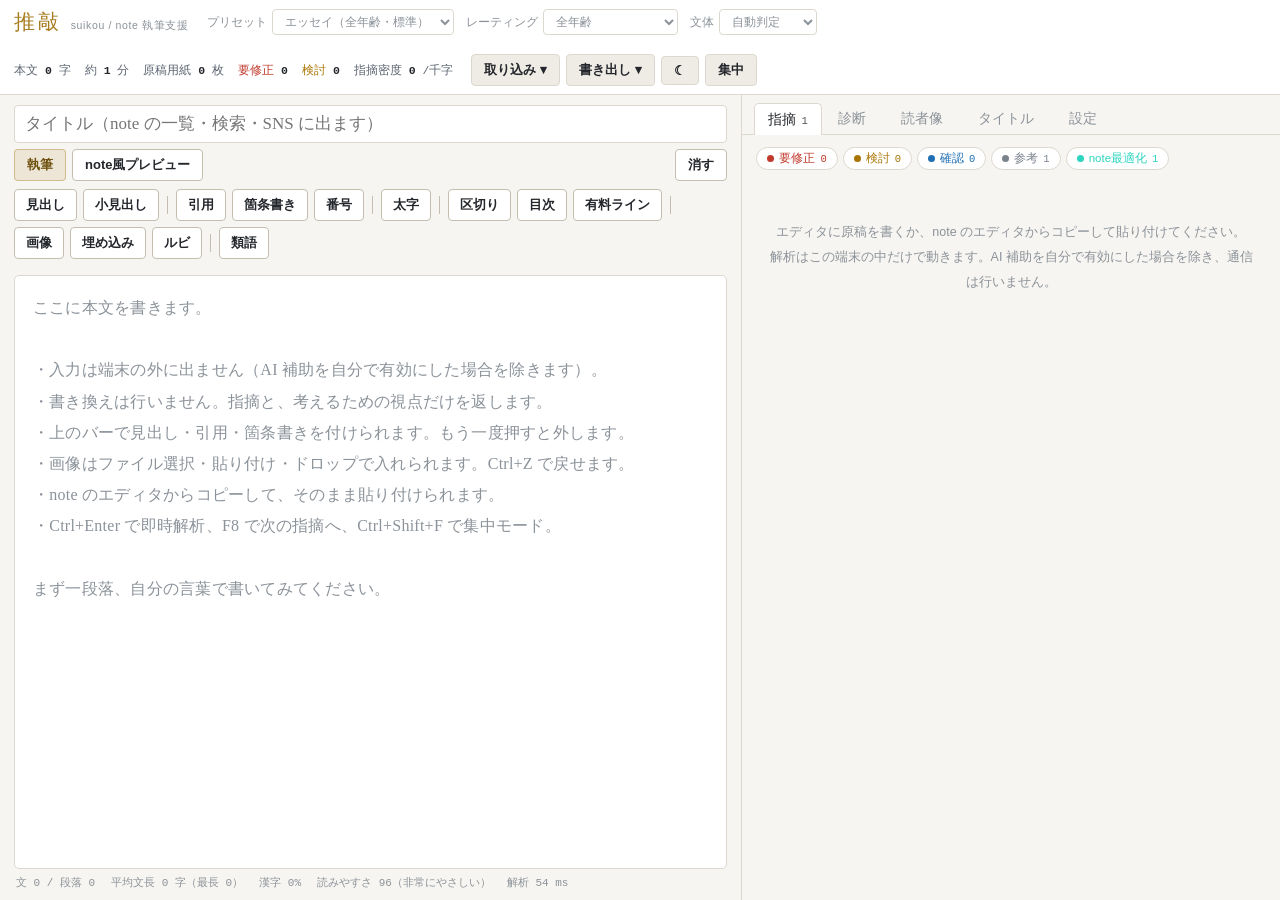
<file: index.html>
<!DOCTYPE html>
<html lang="ja" data-theme="light">
<head>
<meta charset="utf-8">
<meta name="viewport" content="width=device-width, initial-scale=1, viewport-fit=cover">
<title>推敲 — note 執筆支援ツール</title>
<link rel="stylesheet" href="styles.css">
</head>
<body>
<div id="app">

  <header class="topbar">
    <div class="brand">
      <span class="logo">推敲</span>
      <span class="sub">suikou / note 執筆支援</span>
    </div>
    <button type="button" id="btn-more" class="more-btn">メニュー</button>

    <div class="controls">
      <label>プリセット <select id="preset"></select></label>
      <label>レーティング <select id="rating"></select></label>
      <label>文体 <select id="style"></select></label>
    </div>

    <div class="spacer"></div>
    <div class="counters" id="counters"></div>

    <div class="actions">
      <div class="menu-wrap">
        <button id="btn-import" title="ファイルや note からの取り込み">取り込み ▾</button>
        <div class="menu" id="menu-import" hidden>
          <div class="grp">note の記事1本から</div>
          <button data-act="paste-note">クリップボードから取り込む<small>note のエディタで Ctrl+A → Ctrl+C してから押します</small></button>
          <button data-act="file-page">保存した note のページを開く<small>.html　共有用リンクのプレビューを Ctrl+S で保存したもの</small></button>
          <div class="sep"></div>
          <div class="grp">ファイルから</div>
          <button data-act="file-text">テキスト / Markdown を開く<small>.txt .md</small></button>
          <button data-act="file-note">note のエクスポートを開く<small>.xml（WXR）または MT形式の .txt　※全記事の一括書き出し</small></button>
          <div class="sep"></div>
          <button data-act="paste-help">note との受け渡しについて</button>
        </div>
      </div>
      <div class="menu-wrap">
        <button id="btn-export" title="note へ渡す / 書き出す">書き出し ▾</button>
        <div class="menu" id="menu-export" hidden>
          <div class="grp">note のエディタへ貼る</div>
          <button data-act="copy-html">note用HTMLをコピー<small>見出し・引用・箇条書き・太字が生きたまま貼れます</small></button>
          <button data-act="copy-plain">文字だけコピー<small>記法の記号を外した素の本文</small></button>
          <div class="sep"></div>
          <div class="grp">note のインポート機能へ</div>
          <button data-act="save-wxr">WXR形式で保存（.xml）<small>note の設定 &gt; インポート に読ませます。下書きとして入ります</small></button>
          <button data-act="save-mt">MT形式で保存（.txt）<small>WXR で通らないときの代替</small></button>
          <div class="sep"></div>
          <div class="grp">手元に残す</div>
          <button data-act="save-md">推敲記法で保存（.md）</button>
          <button data-act="save-report">推敲レポートを保存（.md）</button>
        </div>
      </div>
      <button id="btn-theme" title="明るいテーマ / 暗いテーマ">◐</button>
      <button id="btn-focus" title="Ctrl+Shift+F">集中</button>
    </div>
  </header>

  <nav id="mobile-nav" class="mobile-nav" aria-label="執筆と指摘の切り替え">
    <button type="button" data-pane="write">執筆</button>
    <button type="button" data-pane="review">指摘 <span id="mobile-issue-count" class="count"></span></button>
  </nav>

  <main>
    <section class="editor-pane">
      <div class="meta-fields">
        <input id="title" type="text" spellcheck="false"
               placeholder="タイトル（note の一覧・検索・SNS に出ます）">
        <input id="hashtags" type="hidden" value="">
        <div class="view-switch" id="view-switch">
          <button data-view="write" class="active">執筆</button>
          <button data-view="preview">note風プレビュー</button>
          <button id="btn-clear" class="danger" style="margin-left:auto" title="タイトルと本文を空にする">消す</button>
        </div>
      </div>

      <div id="toolbar" class="toolbar"></div>

      <div class="editor-wrap">
        <div id="backdrop" class="backdrop editor-shared"><div id="highlights"></div></div>
        <textarea id="editor" class="editor-shared" spellcheck="false" wrap="soft"
placeholder="ここに本文を書きます。

・入力は端末の外に出ません（AI 補助を自分で有効にした場合を除きます）。
・書き換えは行いません。指摘と、考えるための視点だけを返します。
・上のバーで見出し・引用・箇条書きを付けられます。もう一度押すと外します。
・画像はファイル選択・貼り付け・ドロップで入れられます。Ctrl+Z で戻せます。
・note のエディタからコピーして、そのまま貼り付けられます。
・Ctrl+Enter で即時解析、F8 で次の指摘へ、Ctrl+Shift+F で集中モード。

まず一段落、自分の言葉で書いてみてください。"></textarea>
        <div id="preview" hidden></div>
      </div>

      <div class="editor-status" id="editor-status"></div>
    </section>

    <section class="panel">
      <nav class="tabs" id="tabs"></nav>

      <div class="tab-body" id="tab-issues">
        <div class="filters" id="filters"></div>
        <div id="issue-list"></div>
      </div>

      <div class="tab-body" id="tab-metrics" hidden></div>
      <div class="tab-body" id="tab-audience" hidden></div>
      <div class="tab-body" id="tab-titles" hidden></div>
      <div class="tab-body" id="tab-settings" hidden></div>
    </section>
  </main>

</div>

<dialog id="dialog">
  <div class="dlg-head"><span id="dlg-title"></span><span class="spacer"></span></div>
  <div class="dlg-body" id="dlg-body"></div>
  <div class="dlg-foot" id="dlg-foot"></div>
</dialog>

<!-- 中核 -->
<script src="src/core/core.js"></script>
<script src="src/core/text.js"></script>
<script src="src/core/dict-language.js"></script>
<script src="src/core/dict-rating.js"></script>
<script src="src/core/dict-title.js"></script>
<script src="src/core/dict-craft.js"></script>
<script src="src/core/title-analyze.js"></script>
<!-- ルール -->
<script src="src/core/rules-proofread.js"></script>
<script src="src/core/rules-consistency.js"></script>
<script src="src/core/rules-expression.js"></script>
<script src="src/core/rules-vocabulary.js"></script>
<script src="src/core/rules-structure.js"></script>
<script src="src/core/rules-craft.js"></script>
<script src="src/core/rules-craft-edge.js"></script>
<script src="src/core/rules-rating.js"></script>
<script src="src/core/rules-plain-mix.js"></script>
<script src="src/core/rules-identifiable.js"></script>
<!-- 解析 -->
<script src="src/core/metrics.js"></script>
<script src="src/core/audience.js"></script>
<script src="src/core/presets.js"></script>
<script src="src/core/analyze.js"></script>
<!-- note 連携 / AI（任意） -->
<script src="src/core/noteio.js"></script>
<script src="src/core/ai.js"></script>
<script src="src/core/preview.js"></script>
<!-- UI（状態と小道具を先に、起動を最後に） -->
<script src="src/ui/state.js"></script>
<script src="src/ui/dom.js"></script>
<script src="src/ui/store.js"></script>
<script src="src/ui/dialog.js"></script>
<script src="src/ui/run.js"></script>
<script src="src/ui/editor.js"></script>
<script src="src/ui/toolbar.js"></script>
<script src="src/ui/thesaurus.js"></script>
<script src="src/ui/images.js"></script>
<script src="src/ui/issue-card.js"></script>
<script src="src/ui/issue-group.js"></script>
<script src="src/ui/issues.js"></script>
<script src="src/ui/issue-archive.js"></script>
<script src="src/ui/panel-metrics.js"></script>
<script src="src/ui/panel-audience.js"></script>
<script src="src/ui/ai-panel.js"></script>
<script src="src/ui/ai-review.js"></script>
<script src="src/ui/settings.js"></script>
<script src="src/ui/settings-note.js"></script>
<script src="src/ui/settings-dict.js"></script>
<script src="src/ui/settings-rules.js"></script>
<script src="src/ui/settings-craft.js"></script>
<script src="src/ui/note-import.js"></script>
<script src="src/ui/note-export.js"></script>
<script src="src/ui/title-store.js"></script>
<script src="src/ui/title-sheet.js"></script>
<script src="src/ui/title-compare.js"></script>
<script src="src/ui/view.js"></script>
<script src="src/ui/layout.js"></script>
<script src="src/ui/app.js"></script>
</body>
</html>
</file>
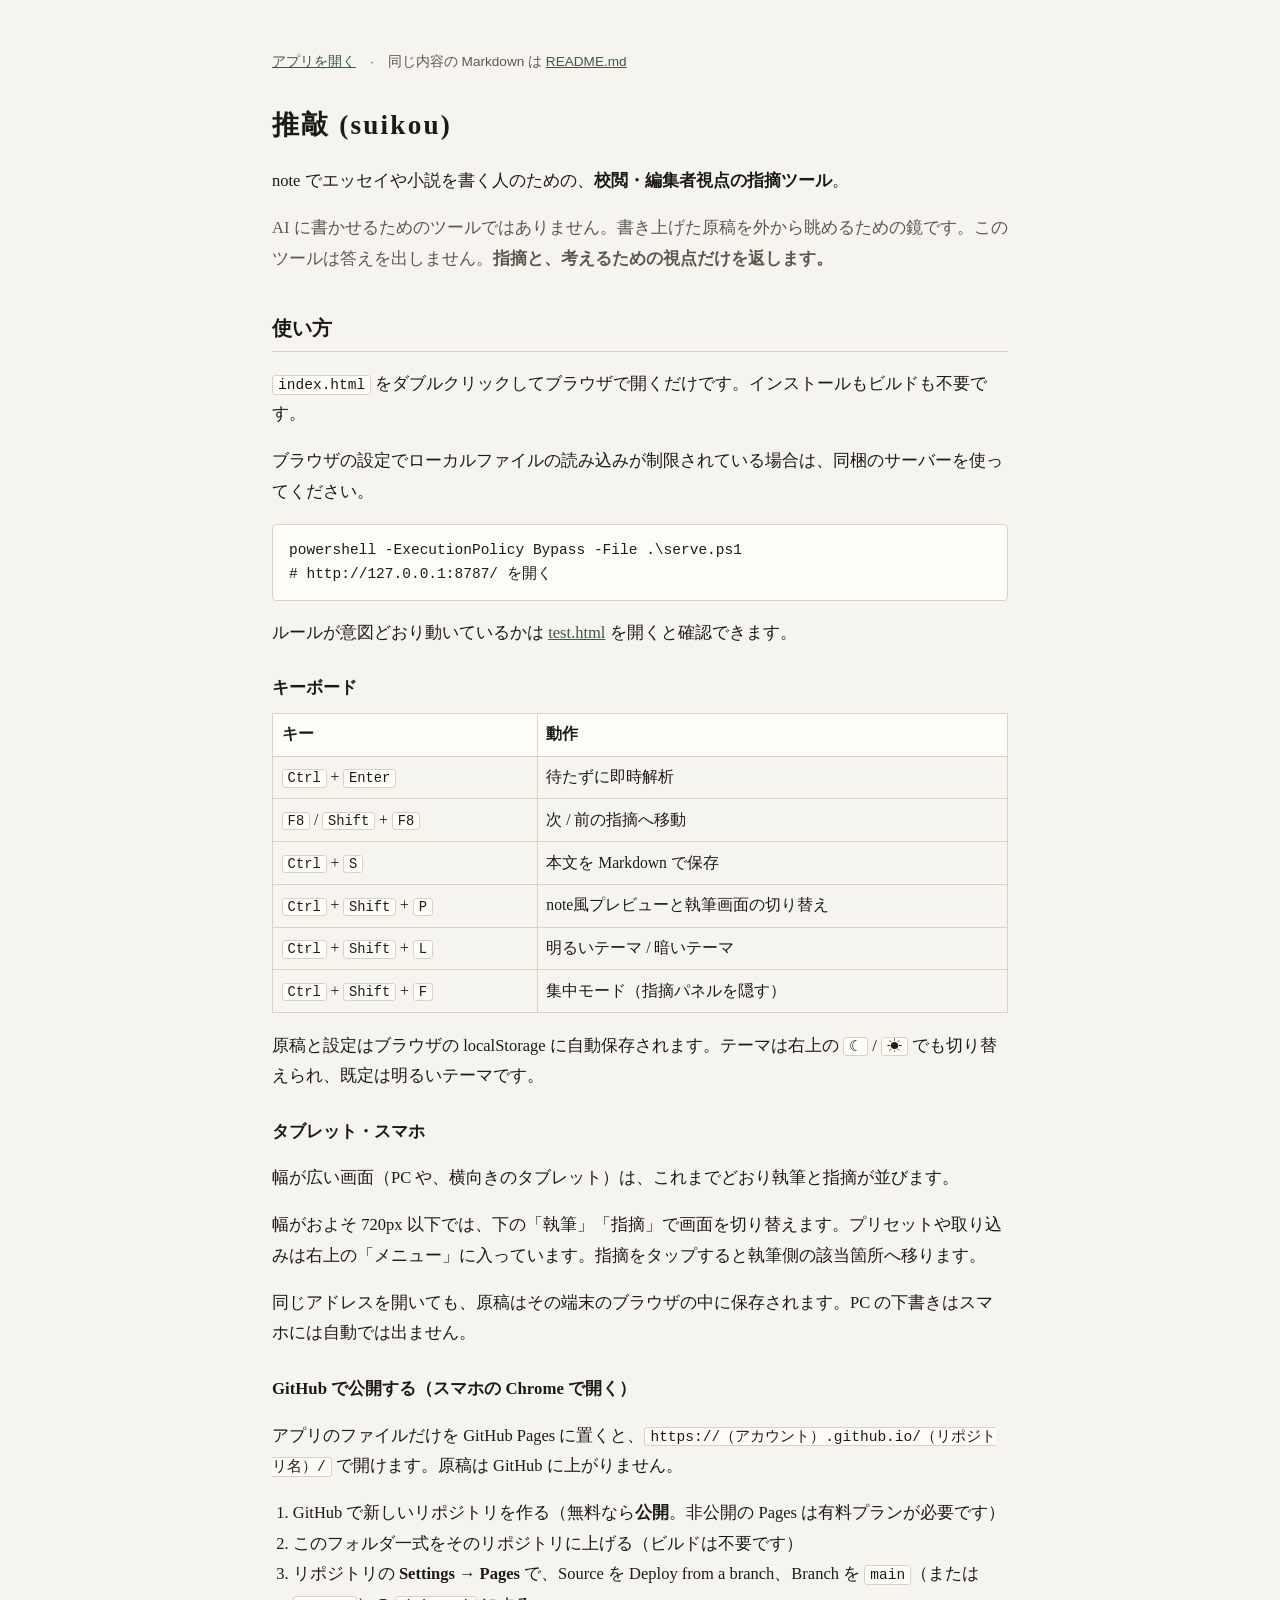
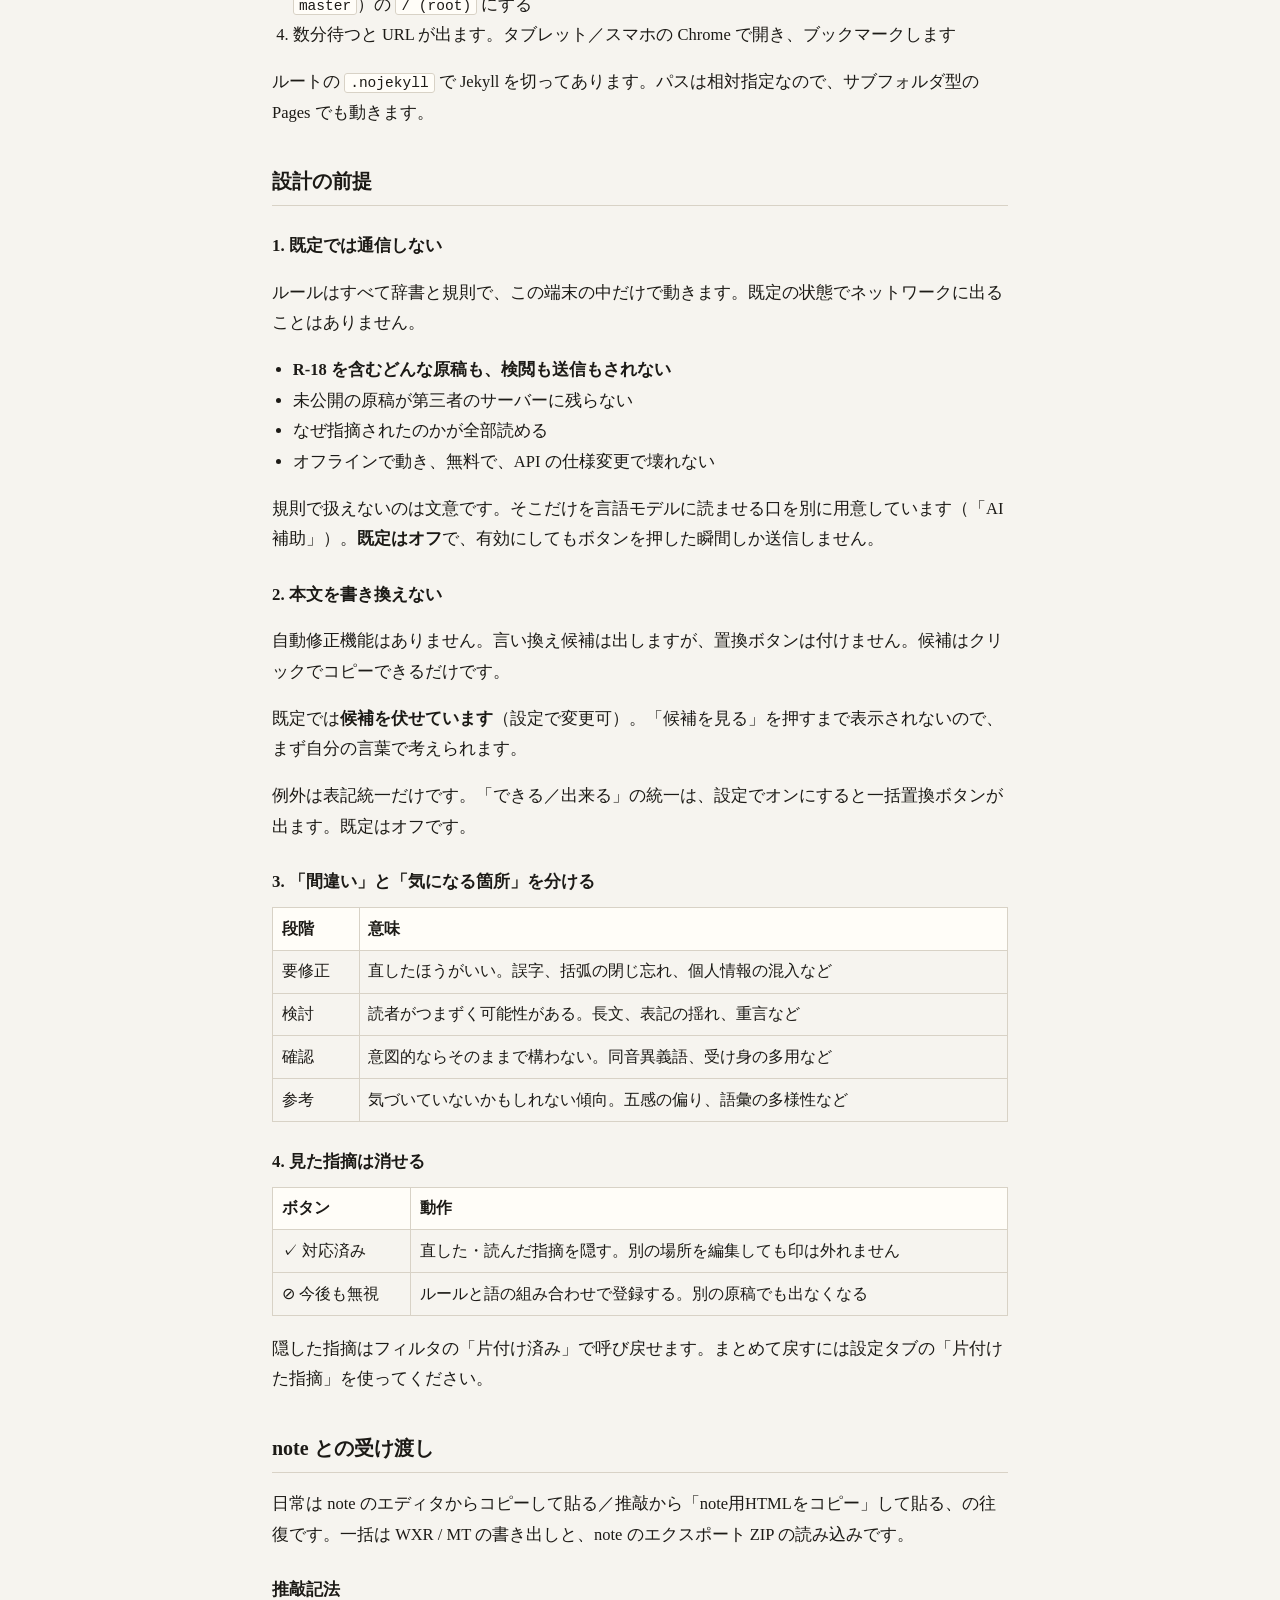
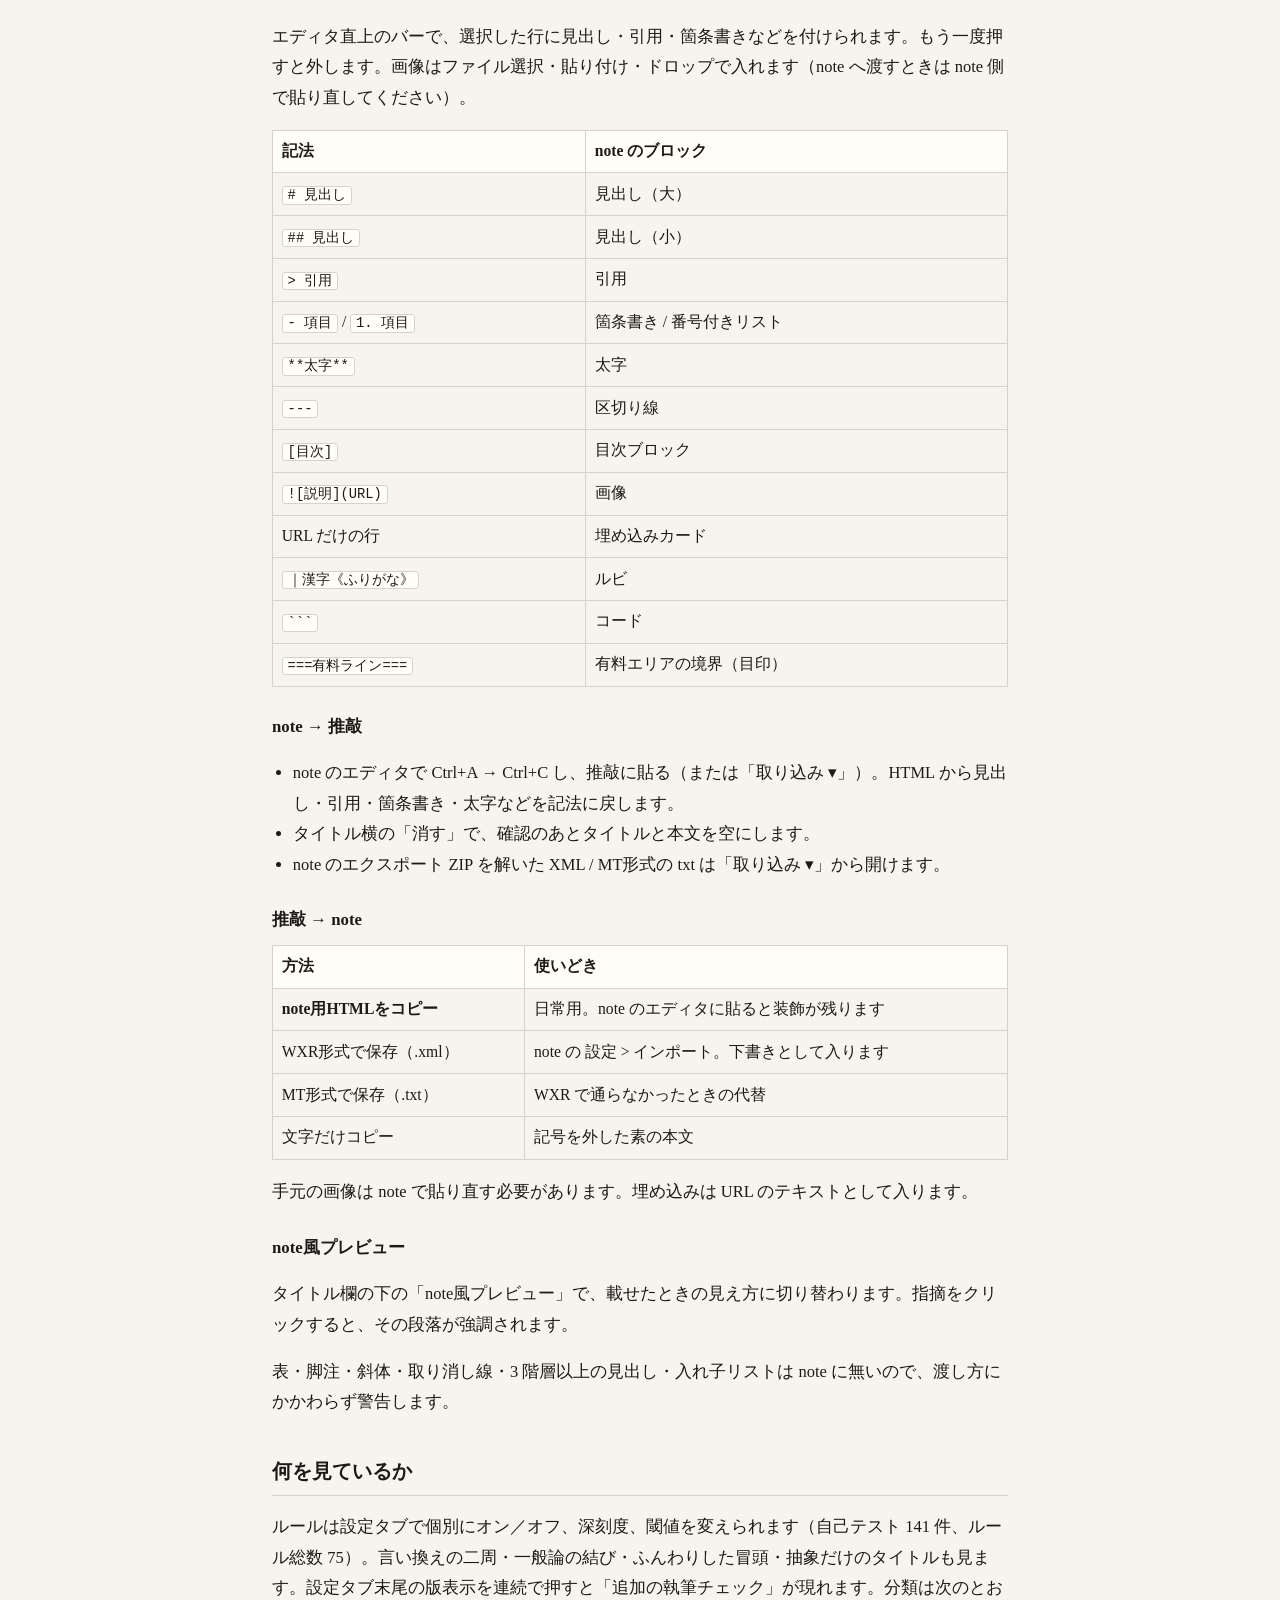
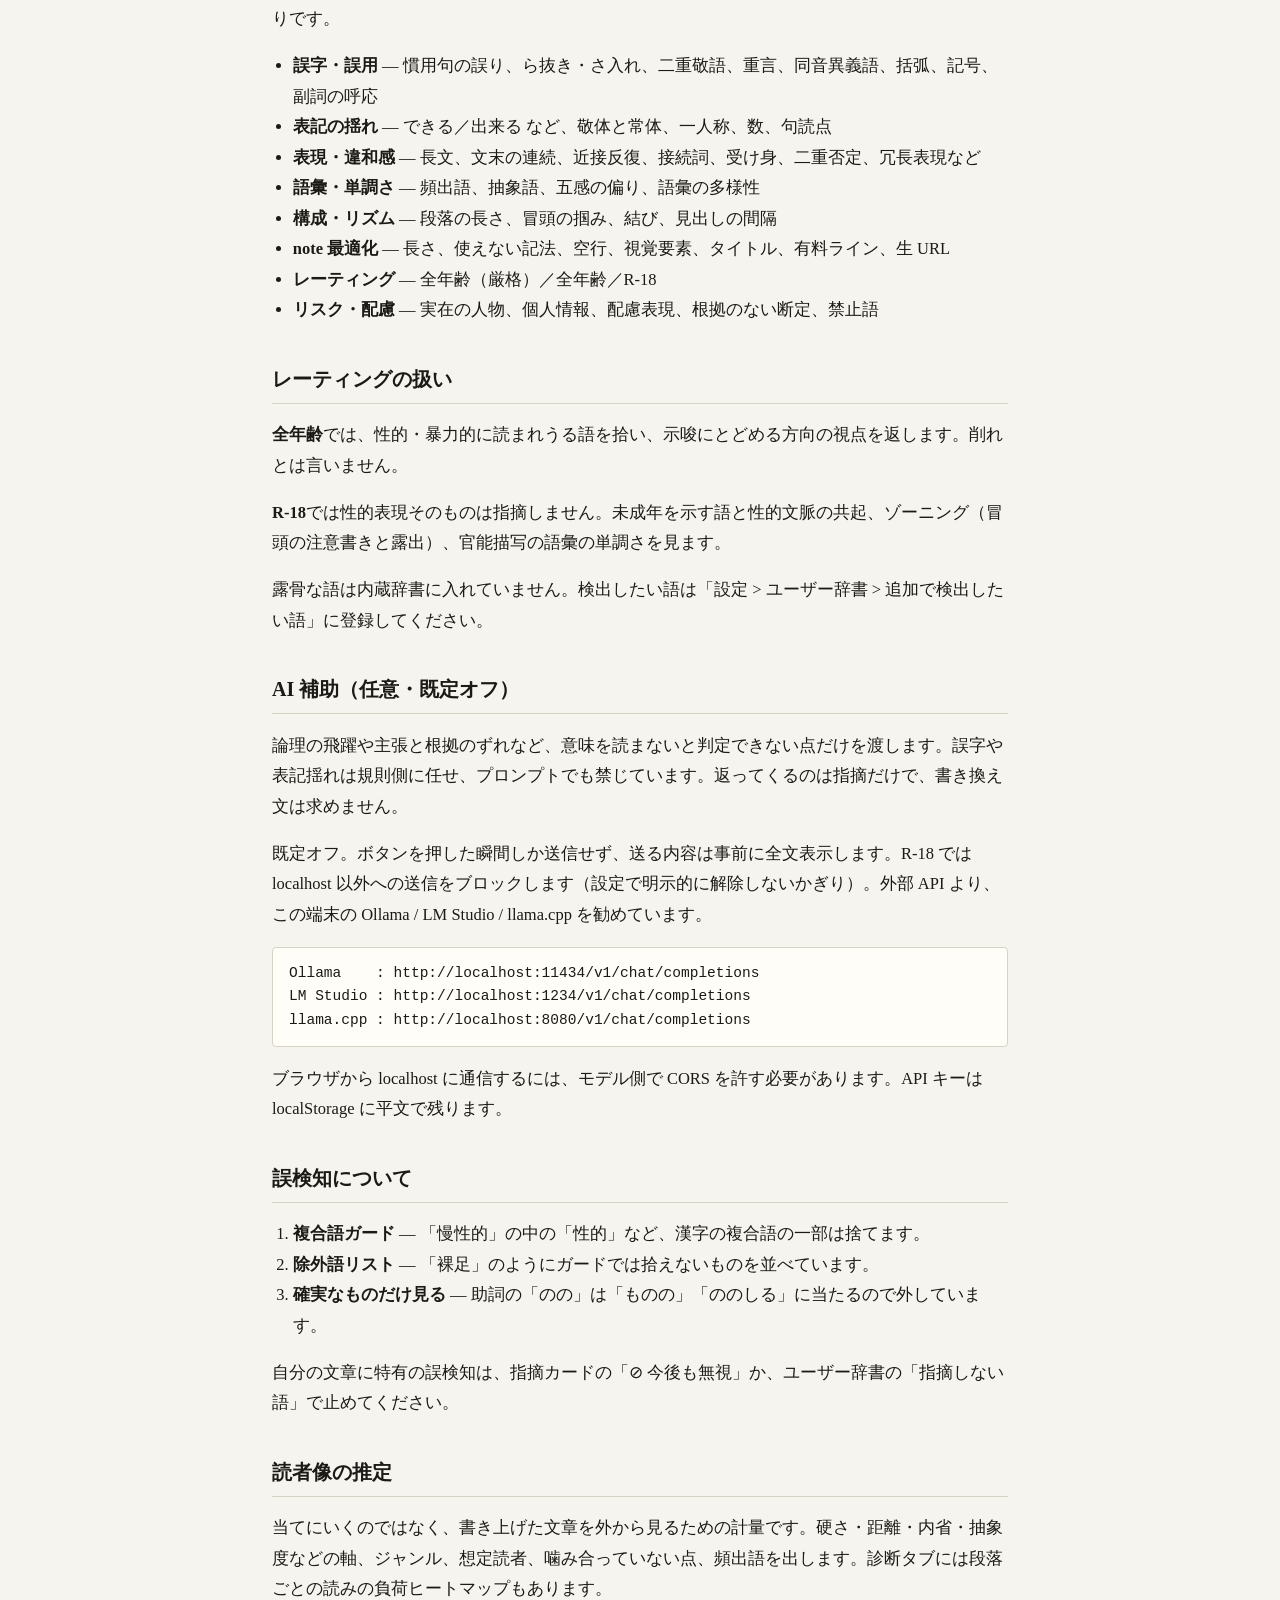
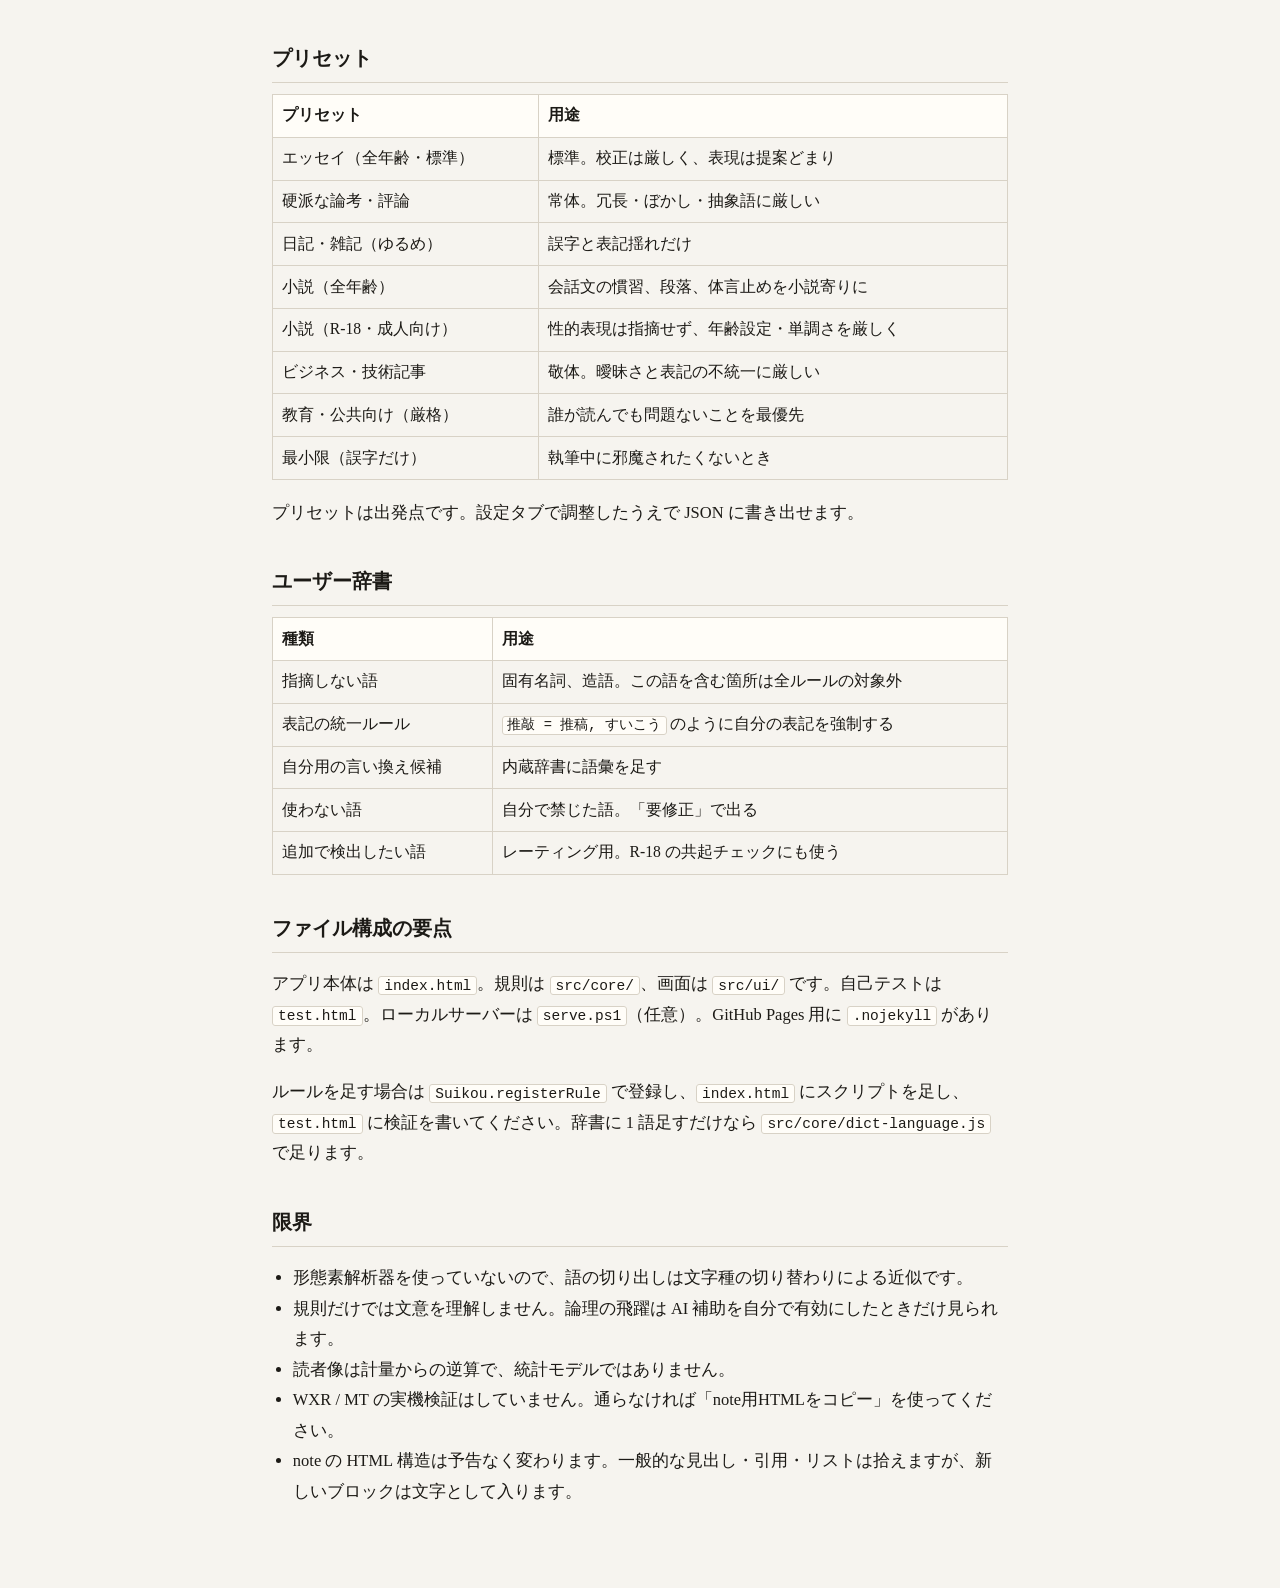
<file: README.html>
<!DOCTYPE html>
<html lang="ja">
<head>
<meta charset="utf-8">
<meta name="viewport" content="width=device-width, initial-scale=1">
<title>推敲 (suikou) — 説明</title>
<style>
  :root {
    --bg: #f6f4ef; --fg: #1c1a16; --fg-2: #5c574e; --line: #d8d2c6;
    --card: #fffdf8; --accent: #3d5a40;
  }
  html { background: var(--bg); color: var(--fg); }
  body {
    margin: 0 auto; max-width: 46rem; padding: 2.2rem 1.4rem 4rem;
    font-family: "Hiragino Mincho ProN", "Yu Mincho", serif;
    font-size: 16.5px; line-height: 1.85;
  }
  h1 { font-size: 1.7rem; letter-spacing: .08em; margin: 0 0 .6rem; }
  h2 { font-size: 1.25rem; margin: 2.2rem 0 .7rem; border-bottom: 1px solid var(--line); padding-bottom: .3rem; }
  h3 { font-size: 1.05rem; margin: 1.5rem 0 .4rem; }
  p, li { color: var(--fg); }
  .lead { color: var(--fg-2); }
  a { color: var(--accent); }
  code, pre { font-family: Consolas, "Cascadia Mono", monospace; font-size: .88em; }
  code { background: var(--card); border: 1px solid var(--line); padding: .05em .35em; border-radius: 3px; }
  pre {
    background: var(--card); border: 1px solid var(--line); border-radius: 4px;
    padding: .9rem 1rem; overflow-x: auto; line-height: 1.6;
  }
  table { border-collapse: collapse; width: 100%; font-size: .95em; margin: .6rem 0 1.1rem; }
  th, td { border: 1px solid var(--line); padding: .4rem .55rem; text-align: left; vertical-align: top; }
  th { background: var(--card); }
  ul, ol { padding-left: 1.3rem; }
  .top { font-family: sans-serif; font-size: .85rem; color: var(--fg-2); margin-bottom: 1.6rem; }
</style>
</head>
<body>
<p class="top"><a href="index.html">アプリを開く</a>　·　同じ内容の Markdown は <a href="README.md">README.md</a></p>

<h1>推敲 (suikou)</h1>
<p>note でエッセイや小説を書く人のための、<strong>校閲・編集者視点の指摘ツール</strong>。</p>
<p class="lead">AI に書かせるためのツールではありません。書き上げた原稿を外から眺めるための鏡です。このツールは答えを出しません。<strong>指摘と、考えるための視点だけを返します。</strong></p>

<h2>使い方</h2>
<p><code>index.html</code> をダブルクリックしてブラウザで開くだけです。インストールもビルドも不要です。</p>
<p>ブラウザの設定でローカルファイルの読み込みが制限されている場合は、同梱のサーバーを使ってください。</p>
<pre>powershell -ExecutionPolicy Bypass -File .\serve.ps1
# http://127.0.0.1:8787/ を開く</pre>
<p>ルールが意図どおり動いているかは <a href="test.html">test.html</a> を開くと確認できます。</p>

<h3>キーボード</h3>
<table>
  <tr><th>キー</th><th>動作</th></tr>
  <tr><td><code>Ctrl</code> + <code>Enter</code></td><td>待たずに即時解析</td></tr>
  <tr><td><code>F8</code> / <code>Shift</code> + <code>F8</code></td><td>次 / 前の指摘へ移動</td></tr>
  <tr><td><code>Ctrl</code> + <code>S</code></td><td>本文を Markdown で保存</td></tr>
  <tr><td><code>Ctrl</code> + <code>Shift</code> + <code>P</code></td><td>note風プレビューと執筆画面の切り替え</td></tr>
  <tr><td><code>Ctrl</code> + <code>Shift</code> + <code>L</code></td><td>明るいテーマ / 暗いテーマ</td></tr>
  <tr><td><code>Ctrl</code> + <code>Shift</code> + <code>F</code></td><td>集中モード（指摘パネルを隠す）</td></tr>
</table>
<p>原稿と設定はブラウザの localStorage に自動保存されます。テーマは右上の <code>☾</code> / <code>☀</code> でも切り替えられ、既定は明るいテーマです。</p>

<h3>タブレット・スマホ</h3>
<p>幅が広い画面（PC や、横向きのタブレット）は、これまでどおり執筆と指摘が並びます。</p>
<p>幅がおよそ 720px 以下では、下の「執筆」「指摘」で画面を切り替えます。プリセットや取り込みは右上の「メニュー」に入っています。指摘をタップすると執筆側の該当箇所へ移ります。</p>
<p>同じアドレスを開いても、原稿はその端末のブラウザの中に保存されます。PC の下書きはスマホには自動では出ません。</p>

<h3>GitHub で公開する（スマホの Chrome で開く）</h3>
<p>アプリのファイルだけを GitHub Pages に置くと、<code>https://（アカウント）.github.io/（リポジトリ名）/</code> で開けます。原稿は GitHub に上がりません。</p>
<ol>
  <li>GitHub で新しいリポジトリを作る（無料なら<strong>公開</strong>。非公開の Pages は有料プランが必要です）</li>
  <li>このフォルダ一式をそのリポジトリに上げる（ビルドは不要です）</li>
  <li>リポジトリの <strong>Settings → Pages</strong> で、Source を Deploy from a branch、Branch を <code>main</code>（または <code>master</code>）の <code>/ (root)</code> にする</li>
  <li>数分待つと URL が出ます。タブレット／スマホの Chrome で開き、ブックマークします</li>
</ol>
<p>ルートの <code>.nojekyll</code> で Jekyll を切ってあります。パスは相対指定なので、サブフォルダ型の Pages でも動きます。</p>

<h2>設計の前提</h2>
<h3>1. 既定では通信しない</h3>
<p>ルールはすべて辞書と規則で、この端末の中だけで動きます。既定の状態でネットワークに出ることはありません。</p>
<ul>
  <li><strong>R-18 を含むどんな原稿も、検閲も送信もされない</strong></li>
  <li>未公開の原稿が第三者のサーバーに残らない</li>
  <li>なぜ指摘されたのかが全部読める</li>
  <li>オフラインで動き、無料で、API の仕様変更で壊れない</li>
</ul>
<p>規則で扱えないのは文意です。そこだけを言語モデルに読ませる口を別に用意しています（「AI 補助」）。<strong>既定はオフ</strong>で、有効にしてもボタンを押した瞬間しか送信しません。</p>

<h3>2. 本文を書き換えない</h3>
<p>自動修正機能はありません。言い換え候補は出しますが、置換ボタンは付けません。候補はクリックでコピーできるだけです。</p>
<p>既定では<strong>候補を伏せています</strong>（設定で変更可）。「候補を見る」を押すまで表示されないので、まず自分の言葉で考えられます。</p>
<p>例外は表記統一だけです。「できる／出来る」の統一は、設定でオンにすると一括置換ボタンが出ます。既定はオフです。</p>

<h3>3. 「間違い」と「気になる箇所」を分ける</h3>
<table>
  <tr><th>段階</th><th>意味</th></tr>
  <tr><td>要修正</td><td>直したほうがいい。誤字、括弧の閉じ忘れ、個人情報の混入など</td></tr>
  <tr><td>検討</td><td>読者がつまずく可能性がある。長文、表記の揺れ、重言など</td></tr>
  <tr><td>確認</td><td>意図的ならそのままで構わない。同音異義語、受け身の多用など</td></tr>
  <tr><td>参考</td><td>気づいていないかもしれない傾向。五感の偏り、語彙の多様性など</td></tr>
</table>

<h3>4. 見た指摘は消せる</h3>
<table>
  <tr><th>ボタン</th><th>動作</th></tr>
  <tr><td>✓ 対応済み</td><td>直した・読んだ指摘を隠す。別の場所を編集しても印は外れません</td></tr>
  <tr><td>⊘ 今後も無視</td><td>ルールと語の組み合わせで登録する。別の原稿でも出なくなる</td></tr>
</table>
<p>隠した指摘はフィルタの「片付け済み」で呼び戻せます。まとめて戻すには設定タブの「片付けた指摘」を使ってください。</p>

<h2>note との受け渡し</h2>
<p>日常は note のエディタからコピーして貼る／推敲から「note用HTMLをコピー」して貼る、の往復です。一括は WXR / MT の書き出しと、note のエクスポート ZIP の読み込みです。</p>

<h3>推敲記法</h3>
<p>エディタ直上のバーで、選択した行に見出し・引用・箇条書きなどを付けられます。もう一度押すと外します。画像はファイル選択・貼り付け・ドロップで入れます（note へ渡すときは note 側で貼り直してください）。</p>
<table>
  <tr><th>記法</th><th>note のブロック</th></tr>
  <tr><td><code># 見出し</code></td><td>見出し（大）</td></tr>
  <tr><td><code>## 見出し</code></td><td>見出し（小）</td></tr>
  <tr><td><code>&gt; 引用</code></td><td>引用</td></tr>
  <tr><td><code>- 項目</code> / <code>1. 項目</code></td><td>箇条書き / 番号付きリスト</td></tr>
  <tr><td><code>**太字**</code></td><td>太字</td></tr>
  <tr><td><code>---</code></td><td>区切り線</td></tr>
  <tr><td><code>[目次]</code></td><td>目次ブロック</td></tr>
  <tr><td><code>![説明](URL)</code></td><td>画像</td></tr>
  <tr><td>URL だけの行</td><td>埋め込みカード</td></tr>
  <tr><td><code>｜漢字《ふりがな》</code></td><td>ルビ</td></tr>
  <tr><td><code>```</code></td><td>コード</td></tr>
  <tr><td><code>===有料ライン===</code></td><td>有料エリアの境界（目印）</td></tr>
</table>

<h3>note → 推敲</h3>
<ul>
  <li>note のエディタで Ctrl+A → Ctrl+C し、推敲に貼る（または「取り込み ▾」）。HTML から見出し・引用・箇条書き・太字などを記法に戻します。</li>
  <li>タイトル横の「消す」で、確認のあとタイトルと本文を空にします。</li>
  <li>note のエクスポート ZIP を解いた XML / MT形式の txt は「取り込み ▾」から開けます。</li>
</ul>

<h3>推敲 → note</h3>
<table>
  <tr><th>方法</th><th>使いどき</th></tr>
  <tr><td><strong>note用HTMLをコピー</strong></td><td>日常用。note のエディタに貼ると装飾が残ります</td></tr>
  <tr><td>WXR形式で保存（.xml）</td><td>note の 設定 &gt; インポート。下書きとして入ります</td></tr>
  <tr><td>MT形式で保存（.txt）</td><td>WXR で通らなかったときの代替</td></tr>
  <tr><td>文字だけコピー</td><td>記号を外した素の本文</td></tr>
</table>
<p>手元の画像は note で貼り直す必要があります。埋め込みは URL のテキストとして入ります。</p>

<h3>note風プレビュー</h3>
<p>タイトル欄の下の「note風プレビュー」で、載せたときの見え方に切り替わります。指摘をクリックすると、その段落が強調されます。</p>
<p>表・脚注・斜体・取り消し線・3 階層以上の見出し・入れ子リストは note に無いので、渡し方にかかわらず警告します。</p>

<h2>何を見ているか</h2>
<p>ルールは設定タブで個別にオン／オフ、深刻度、閾値を変えられます（自己テスト 141 件、ルール総数 75）。言い換えの二周・一般論の結び・ふんわりした冒頭・抽象だけのタイトルも見ます。設定タブ末尾の版表示を連続で押すと「追加の執筆チェック」が現れます。分類は次のとおりです。</p>
<ul>
  <li><strong>誤字・誤用</strong> — 慣用句の誤り、ら抜き・さ入れ、二重敬語、重言、同音異義語、括弧、記号、副詞の呼応</li>
  <li><strong>表記の揺れ</strong> — できる／出来る など、敬体と常体、一人称、数、句読点</li>
  <li><strong>表現・違和感</strong> — 長文、文末の連続、近接反復、接続詞、受け身、二重否定、冗長表現など</li>
  <li><strong>語彙・単調さ</strong> — 頻出語、抽象語、五感の偏り、語彙の多様性</li>
  <li><strong>構成・リズム</strong> — 段落の長さ、冒頭の掴み、結び、見出しの間隔</li>
  <li><strong>note 最適化</strong> — 長さ、使えない記法、空行、視覚要素、タイトル、有料ライン、生 URL</li>
  <li><strong>レーティング</strong> — 全年齢（厳格）／全年齢／R-18</li>
  <li><strong>リスク・配慮</strong> — 実在の人物、個人情報、配慮表現、根拠のない断定、禁止語</li>
</ul>

<h2>レーティングの扱い</h2>
<p><strong>全年齢</strong>では、性的・暴力的に読まれうる語を拾い、示唆にとどめる方向の視点を返します。削れとは言いません。</p>
<p><strong>R-18</strong>では性的表現そのものは指摘しません。未成年を示す語と性的文脈の共起、ゾーニング（冒頭の注意書きと露出）、官能描写の語彙の単調さを見ます。</p>
<p>露骨な語は内蔵辞書に入れていません。検出したい語は「設定 &gt; ユーザー辞書 &gt; 追加で検出したい語」に登録してください。</p>

<h2>AI 補助（任意・既定オフ）</h2>
<p>論理の飛躍や主張と根拠のずれなど、意味を読まないと判定できない点だけを渡します。誤字や表記揺れは規則側に任せ、プロンプトでも禁じています。返ってくるのは指摘だけで、書き換え文は求めません。</p>
<p>既定オフ。ボタンを押した瞬間しか送信せず、送る内容は事前に全文表示します。R-18 では localhost 以外への送信をブロックします（設定で明示的に解除しないかぎり）。外部 API より、この端末の Ollama / LM Studio / llama.cpp を勧めています。</p>
<pre>Ollama    : http://localhost:11434/v1/chat/completions
LM Studio : http://localhost:1234/v1/chat/completions
llama.cpp : http://localhost:8080/v1/chat/completions</pre>
<p>ブラウザから localhost に通信するには、モデル側で CORS を許す必要があります。API キーは localStorage に平文で残ります。</p>

<h2>誤検知について</h2>
<ol>
  <li><strong>複合語ガード</strong> — 「慢性的」の中の「性的」など、漢字の複合語の一部は捨てます。</li>
  <li><strong>除外語リスト</strong> — 「裸足」のようにガードでは拾えないものを並べています。</li>
  <li><strong>確実なものだけ見る</strong> — 助詞の「のの」は「ものの」「ののしる」に当たるので外しています。</li>
</ol>
<p>自分の文章に特有の誤検知は、指摘カードの「⊘ 今後も無視」か、ユーザー辞書の「指摘しない語」で止めてください。</p>

<h2>読者像の推定</h2>
<p>当てにいくのではなく、書き上げた文章を外から見るための計量です。硬さ・距離・内省・抽象度などの軸、ジャンル、想定読者、噛み合っていない点、頻出語を出します。診断タブには段落ごとの読みの負荷ヒートマップもあります。</p>

<h2>プリセット</h2>
<table>
  <tr><th>プリセット</th><th>用途</th></tr>
  <tr><td>エッセイ（全年齢・標準）</td><td>標準。校正は厳しく、表現は提案どまり</td></tr>
  <tr><td>硬派な論考・評論</td><td>常体。冗長・ぼかし・抽象語に厳しい</td></tr>
  <tr><td>日記・雑記（ゆるめ）</td><td>誤字と表記揺れだけ</td></tr>
  <tr><td>小説（全年齢）</td><td>会話文の慣習、段落、体言止めを小説寄りに</td></tr>
  <tr><td>小説（R-18・成人向け）</td><td>性的表現は指摘せず、年齢設定・単調さを厳しく</td></tr>
  <tr><td>ビジネス・技術記事</td><td>敬体。曖昧さと表記の不統一に厳しい</td></tr>
  <tr><td>教育・公共向け（厳格）</td><td>誰が読んでも問題ないことを最優先</td></tr>
  <tr><td>最小限（誤字だけ）</td><td>執筆中に邪魔されたくないとき</td></tr>
</table>
<p>プリセットは出発点です。設定タブで調整したうえで JSON に書き出せます。</p>

<h2>ユーザー辞書</h2>
<table>
  <tr><th>種類</th><th>用途</th></tr>
  <tr><td>指摘しない語</td><td>固有名詞、造語。この語を含む箇所は全ルールの対象外</td></tr>
  <tr><td>表記の統一ルール</td><td><code>推敲 = 推稿, すいこう</code> のように自分の表記を強制する</td></tr>
  <tr><td>自分用の言い換え候補</td><td>内蔵辞書に語彙を足す</td></tr>
  <tr><td>使わない語</td><td>自分で禁じた語。「要修正」で出る</td></tr>
  <tr><td>追加で検出したい語</td><td>レーティング用。R-18 の共起チェックにも使う</td></tr>
</table>

<h2>ファイル構成の要点</h2>
<p>アプリ本体は <code>index.html</code>。規則は <code>src/core/</code>、画面は <code>src/ui/</code> です。自己テストは <code>test.html</code>。ローカルサーバーは <code>serve.ps1</code>（任意）。GitHub Pages 用に <code>.nojekyll</code> があります。</p>
<p>ルールを足す場合は <code>Suikou.registerRule</code> で登録し、<code>index.html</code> にスクリプトを足し、<code>test.html</code> に検証を書いてください。辞書に 1 語足すだけなら <code>src/core/dict-language.js</code> で足ります。</p>

<h2>限界</h2>
<ul>
  <li>形態素解析器を使っていないので、語の切り出しは文字種の切り替わりによる近似です。</li>
  <li>規則だけでは文意を理解しません。論理の飛躍は AI 補助を自分で有効にしたときだけ見られます。</li>
  <li>読者像は計量からの逆算で、統計モデルではありません。</li>
  <li>WXR / MT の実機検証はしていません。通らなければ「note用HTMLをコピー」を使ってください。</li>
  <li>note の HTML 構造は予告なく変わります。一般的な見出し・引用・リストは拾えますが、新しいブロックは文字として入ります。</li>
</ul>
</body>
</html>
</file>
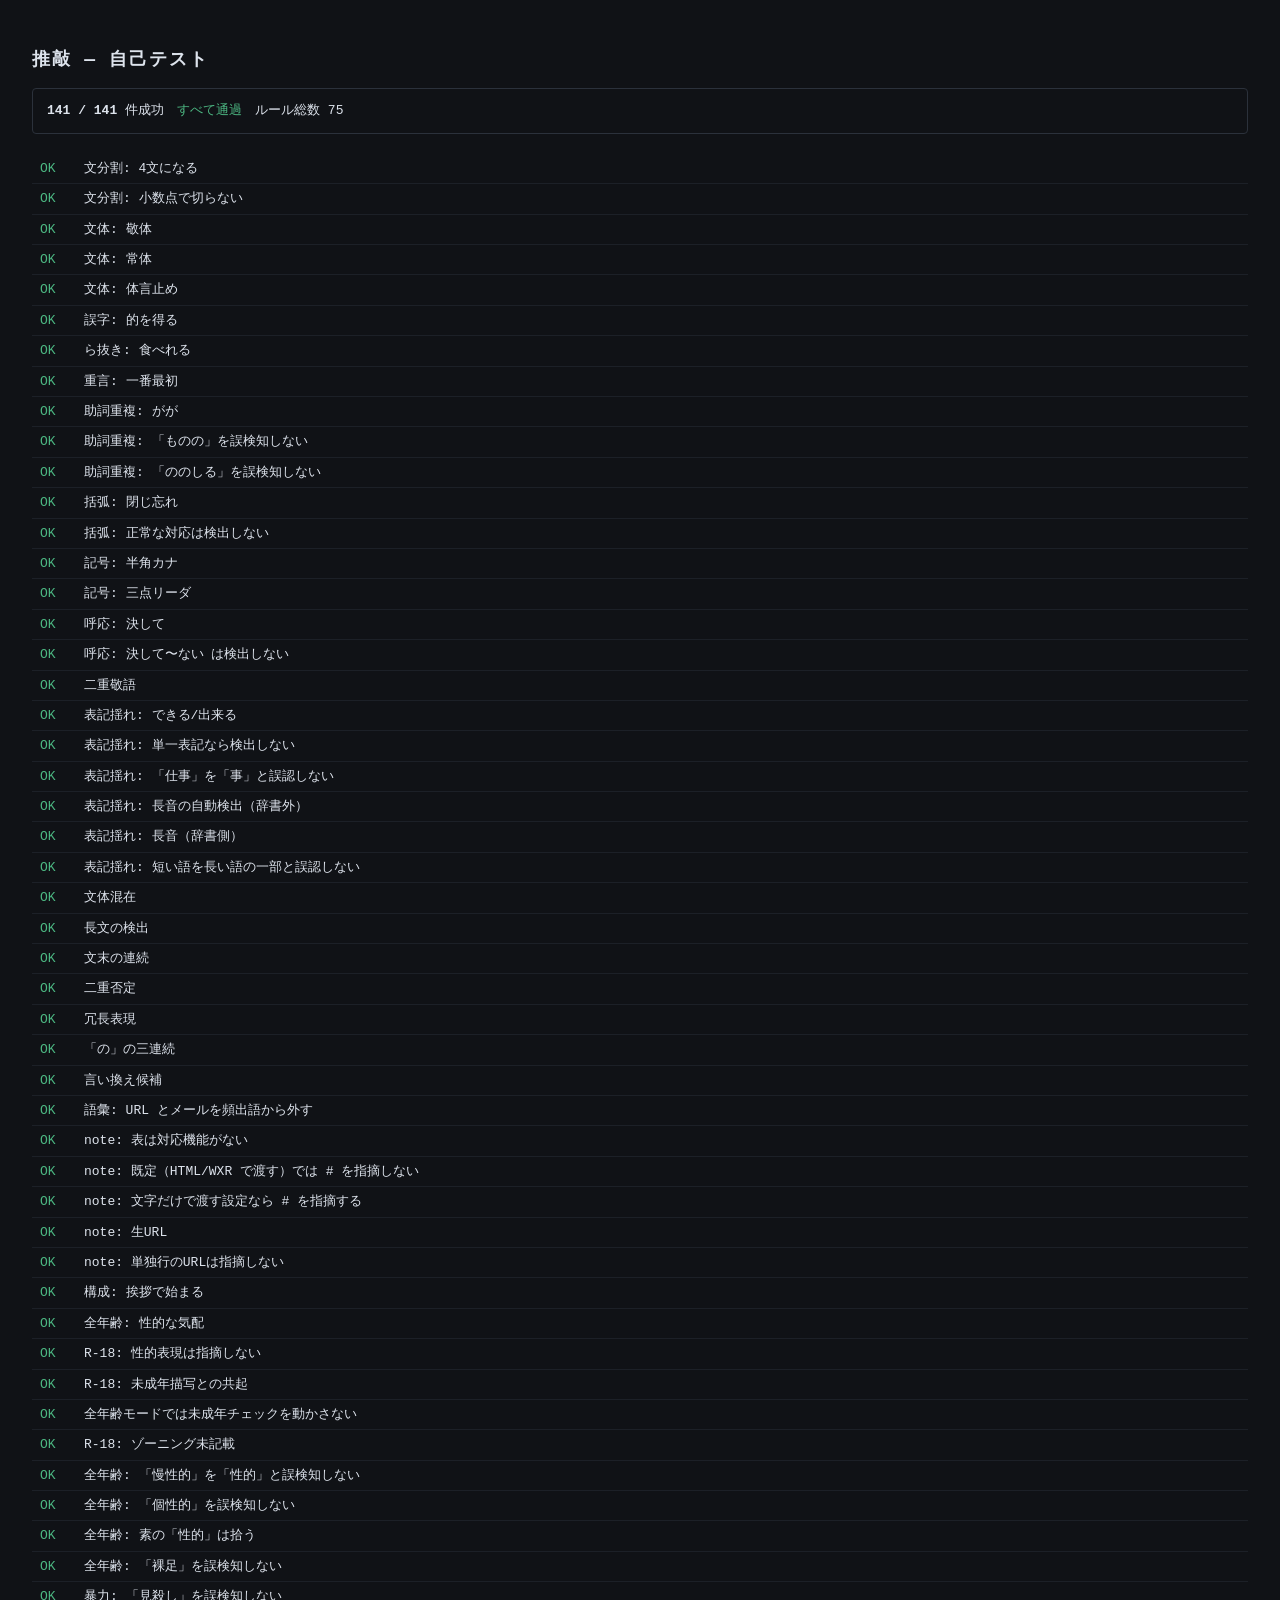
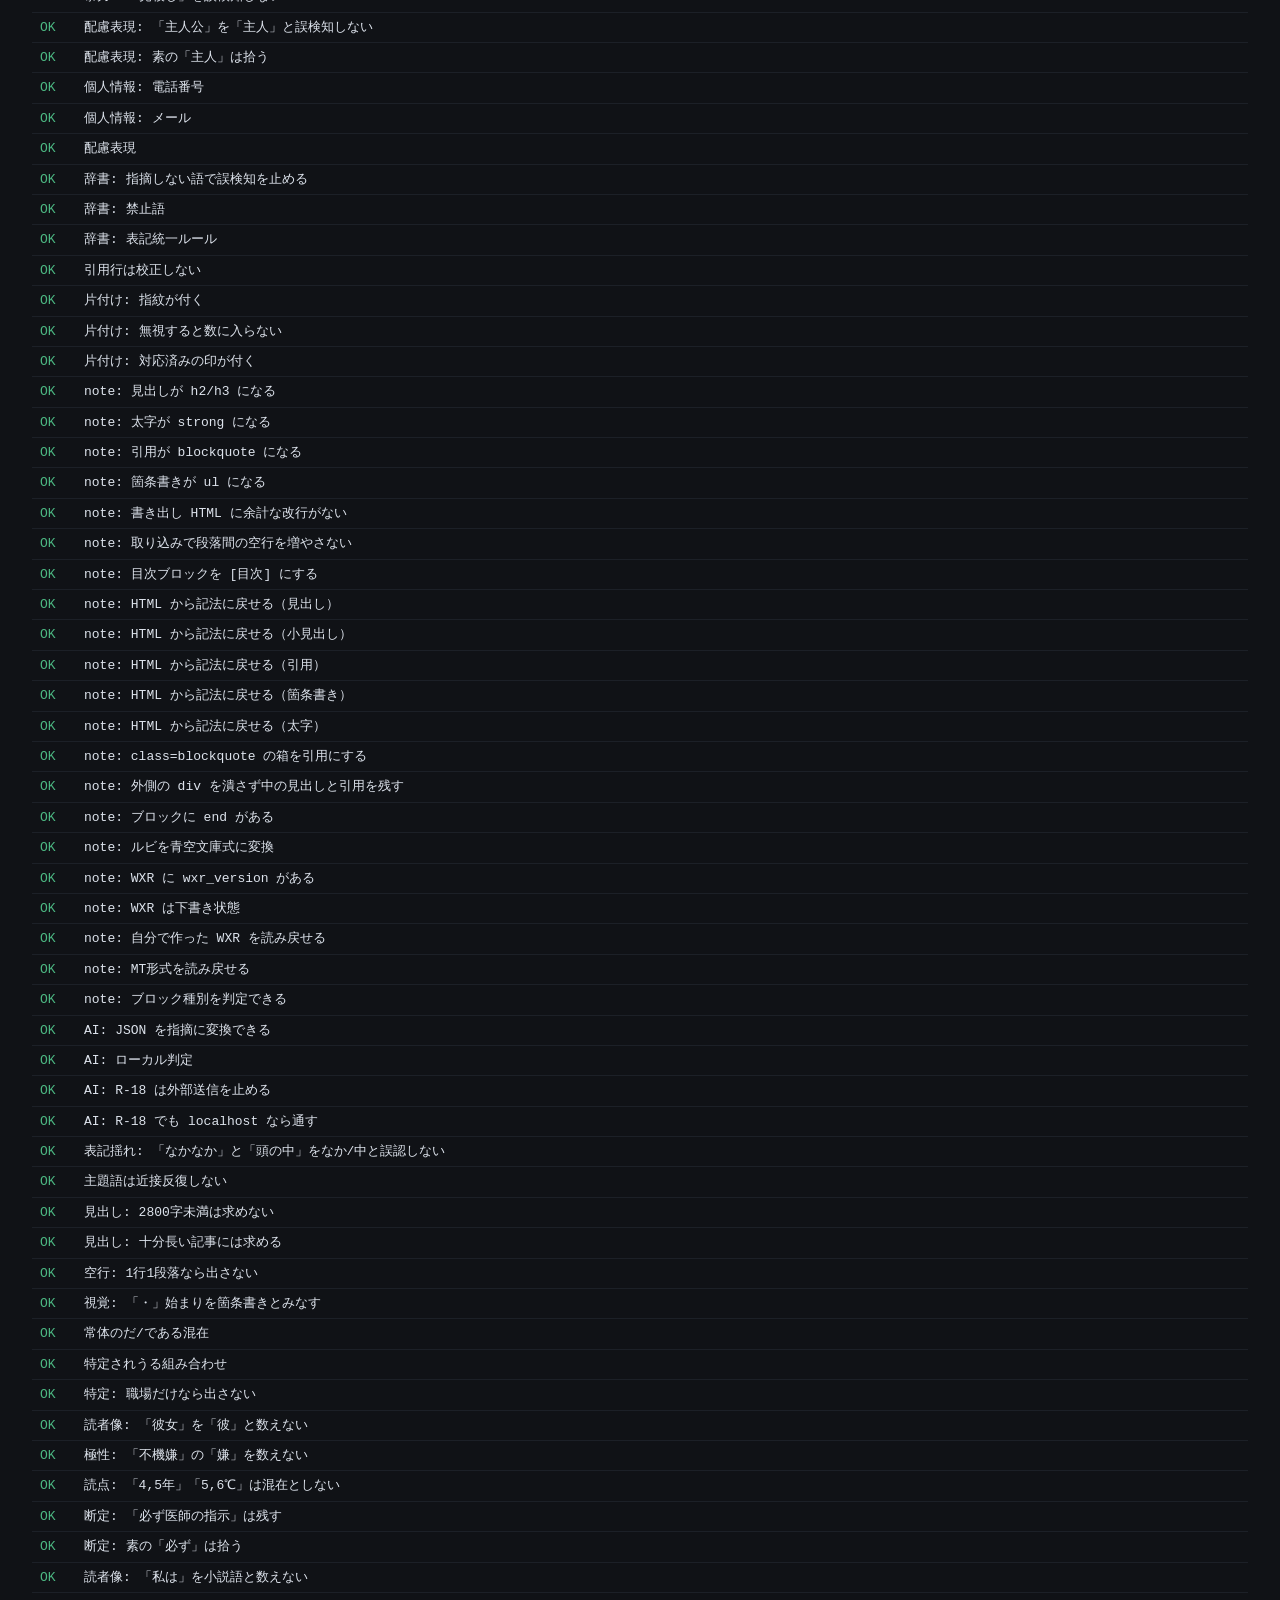
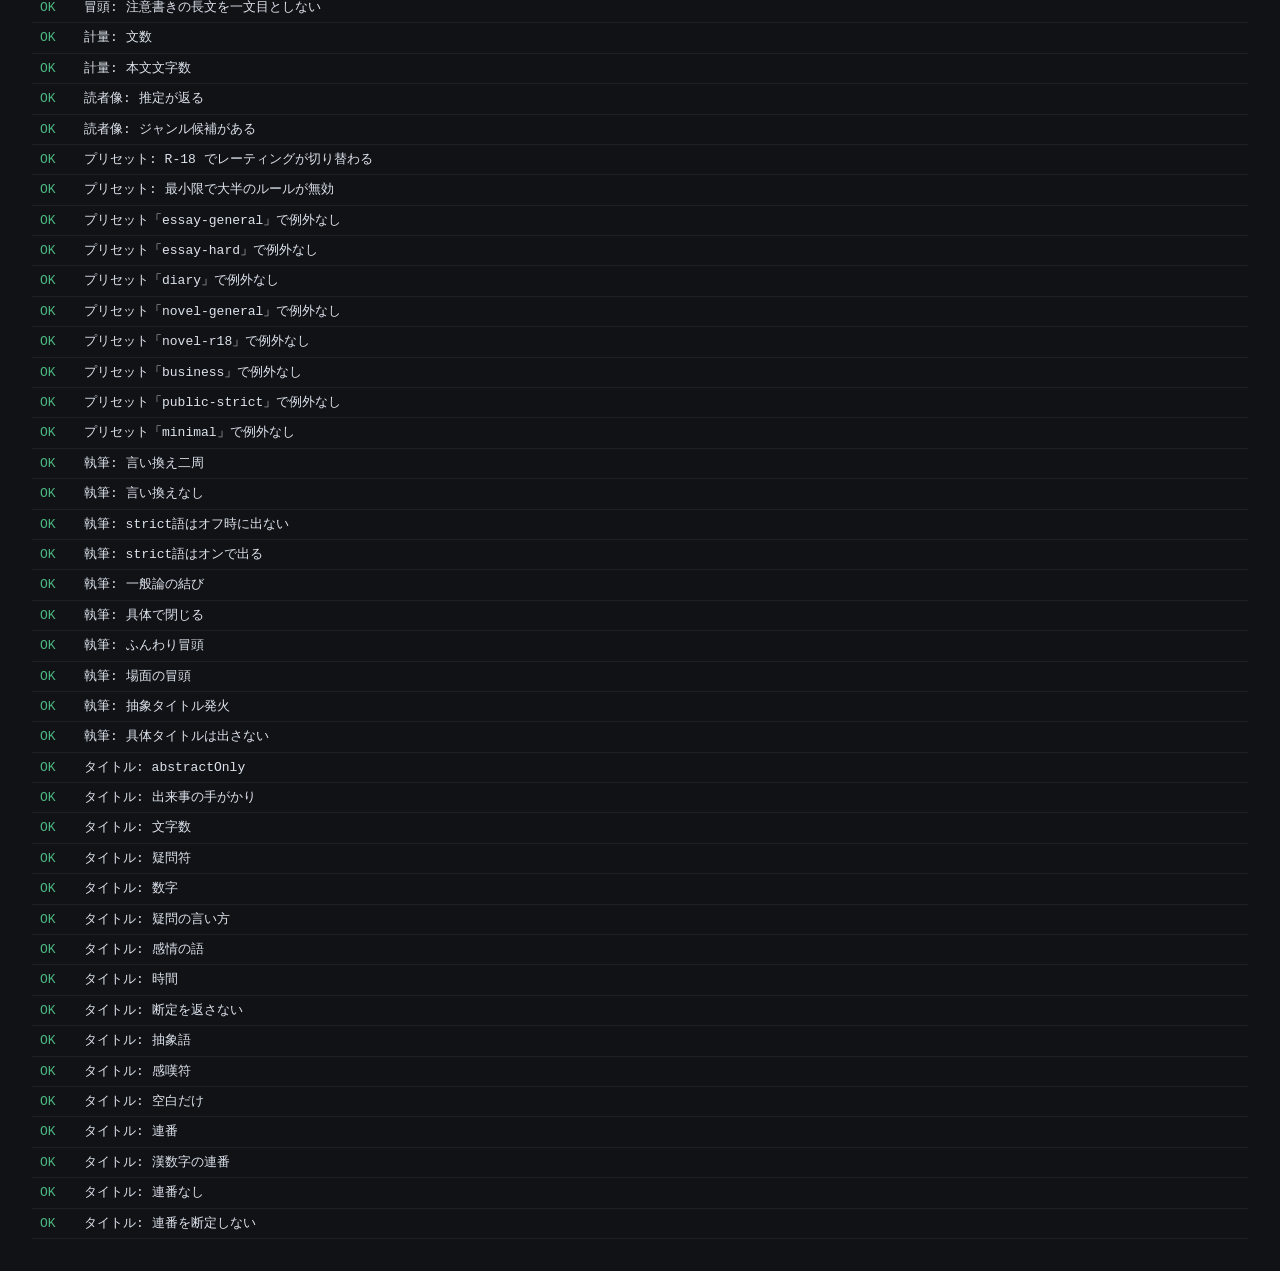
<file: test.html>
<!DOCTYPE html>
<html lang="ja">
<head>
<meta charset="utf-8">
<title>推敲 — 自己テスト</title>
<style>
  body { background: #101216; color: #dde3ec; font-family: ui-monospace, Consolas, monospace;
         font-size: 13px; padding: 24px; line-height: 1.8; }
  h1 { font-size: 18px; letter-spacing: .1em; }
  #summary { margin: 12px 0 20px; padding: 10px 14px; border: 1px solid #2b313b; border-radius: 4px; }
  .ok { color: #4cb782; }
  .ng { color: #e5695f; }
  table { border-collapse: collapse; width: 100%; }
  td { padding: 3px 8px; border-bottom: 1px solid #1c2027; vertical-align: top; }
  td.mark { width: 28px; }
  td.detail { color: #6b7480; font-size: 11.5px; }
</style>
</head>
<body>
<h1>推敲 — 自己テスト</h1>
<div id="summary">実行中…</div>
<table id="rows"></table>

<script src="src/core/core.js"></script>
<script src="src/core/text.js"></script>
<script src="src/core/dict-language.js"></script>
<script src="src/core/dict-rating.js"></script>
<script src="src/core/dict-title.js"></script>
<script src="src/core/dict-craft.js"></script>
<script src="src/core/title-analyze.js"></script>
<script src="src/core/rules-proofread.js"></script>
<script src="src/core/rules-consistency.js"></script>
<script src="src/core/rules-expression.js"></script>
<script src="src/core/rules-vocabulary.js"></script>
<script src="src/core/rules-structure.js"></script>
<script src="src/core/rules-craft.js"></script>
<script src="src/core/rules-craft-edge.js"></script>
<script src="src/core/rules-rating.js"></script>
<script src="src/core/rules-plain-mix.js"></script>
<script src="src/core/rules-identifiable.js"></script>
<script src="src/core/metrics.js"></script>
<script src="src/core/audience.js"></script>
<script src="src/core/presets.js"></script>
<script src="src/core/analyze.js"></script>
<script src="src/core/noteio.js"></script>
<script src="src/core/ai.js"></script>
<script src="src/core/preview.js"></script>
<script src="src/core/selftest.js"></script>
<script>
(function () {
  var results;
  try {
    results = Suikou.runSelfTest();
  } catch (e) {
    document.getElementById('summary').innerHTML =
      '<span class="ng">テスト自体が例外で停止しました: ' + (e && e.stack ? e.stack : e) + '</span>';
    return;
  }
  var pass = results.filter(function (r) { return r.ok; }).length;
  var summary = document.getElementById('summary');
  summary.innerHTML = '<b>' + pass + ' / ' + results.length + '</b> 件成功　' +
    (pass === results.length ? '<span class="ok">すべて通過</span>' : '<span class="ng">失敗あり</span>') +
    '　ルール総数 ' + Suikou.rules.length;
  var table = document.getElementById('rows');
  results.forEach(function (r) {
    var tr = document.createElement('tr');
    var td1 = document.createElement('td');
    td1.className = 'mark ' + (r.ok ? 'ok' : 'ng');
    td1.textContent = r.ok ? 'OK' : 'NG';
    var td2 = document.createElement('td');
    td2.textContent = r.name;
    var td3 = document.createElement('td');
    td3.className = 'detail';
    td3.textContent = r.ok ? '' : r.detail;
    tr.appendChild(td1); tr.appendChild(td2); tr.appendChild(td3);
    table.appendChild(tr);
  });
})();
</script>
</body>
</html>
</file>
<file: styles.css>
/* 推敲 (suikou) — スタイル */

:root {
  --mono: ui-monospace, "SFMono-Regular", "Cascadia Mono", Consolas, "Courier New", monospace;
  --sans: -apple-system, BlinkMacSystemFont, "Segoe UI", "Yu Gothic UI", "Hiragino Kaku Gothic ProN",
    "Noto Sans JP", Meiryo, sans-serif;
  --serif: "Hiragino Mincho ProN", "Yu Mincho", "YuMincho", "Noto Serif JP", "MS PMincho", serif;
  /* note 本体に近い書体（プレビュー用） */
  --note-sans: "Hiragino Kaku Gothic ProN", "Hiragino Sans", "Yu Gothic", "Noto Sans JP", Meiryo, sans-serif;
}

/* ---------------- 暗いテーマ ---------------- */
html[data-theme="dark"] {
  --bg: #101216;
  --bg-2: #16191f;
  --bg-3: #1c2027;
  --bg-4: #232830;
  --line: #2b313b;
  --line-2: #3a4250;
  --fg: #dde3ec;
  --fg-2: #9aa4b2;
  --fg-3: #6b7480;
  --accent: #d7a94b;
  --accent-dim: rgba(215, 169, 75, 0.16);
  --accent-line: rgba(215, 169, 75, 0.45);
  --accent-fg: #f0d9a3;
  --error: #e5695f;
  --warn: #d9a227;
  --info: #5da3e8;
  --hint: #7f8a99;
  --ai: #9ca9ff;
  --cat-typo: #e5695f;
  --cat-consistency: #d9a227;
  --cat-expression: #5da3e8;
  --cat-vocabulary: #a78bfa;
  --cat-structure: #4cb782;
  --cat-note: #2dd4bf;
  --cat-rating: #f472b6;
  --cat-risk: #fb7185;
  --cat-ai: #9ca9ff;
  --mark-error: rgba(229,105,95,.11);
  --mark-warn: rgba(217,162,39,.10);
  --mark-info: rgba(93,163,232,.09);
  --mark-hint: rgba(127,138,153,.09);
  --mark-active: rgba(215,169,75,.28);
  --hit-fg: #ffd98a;
  --hit-bg: rgba(215,169,75,.16);
  --sugg-fg: #e8dcc0;
  --scroll-thumb: #2e343e;
  --scroll-thumb-hover: #3c4350;
  --paper: #16191f;
  --paper-fg: #dde3ec;
  color-scheme: dark;
}

/* ---------------- 明るいテーマ ---------------- */
html[data-theme="light"] {
  --bg: #f7f5f1;
  --bg-2: #ffffff;
  --bg-3: #efece6;
  --bg-4: #e5e1d8;
  --line: #ddd8cf;
  --line-2: #c4bdb0;
  --fg: #23262b;
  --fg-2: #5c6470;
  --fg-3: #8b9299;
  --accent: #a67c1f;
  --accent-dim: rgba(166, 124, 31, 0.12);
  --accent-line: rgba(166, 124, 31, 0.4);
  --accent-fg: #6f5210;
  --error: #c0392b;
  --warn: #a97400;
  --info: #1f6fb2;
  --hint: #7a828c;
  --ai: #4b57c4;
  --cat-typo: #c0392b;
  --cat-consistency: #a97400;
  --cat-expression: #1f6fb2;
  --cat-vocabulary: #6d4bc4;
  --cat-structure: #1f8a5c;
  --cat-note: #0f8c86;
  --cat-rating: #c2427f;
  --cat-risk: #c2455a;
  --cat-ai: #4b57c4;
  --mark-error: rgba(192,57,43,.10);
  --mark-warn: rgba(169,116,0,.13);
  --mark-info: rgba(31,111,178,.10);
  --mark-hint: rgba(122,130,140,.10);
  --mark-active: rgba(166,124,31,.26);
  --hit-fg: #6f5210;
  --hit-bg: rgba(166,124,31,.18);
  --sugg-fg: #5a4413;
  --scroll-thumb: #cfc9be;
  --scroll-thumb-hover: #b6ae9f;
  --paper: #ffffff;
  --paper-fg: #2c3036;
  color-scheme: light;
}

* { box-sizing: border-box; }

html, body {
  margin: 0;
  height: 100%;
  height: var(--app-h, 100dvh);
  background: var(--bg);
  color: var(--fg);
  font-family: var(--sans);
  font-size: 14px;
  overflow: hidden;
}

button, select, input, textarea { font-family: inherit; font-size: inherit; color: inherit; }

button {
  background: var(--bg-3);
  border: 1px solid var(--line);
  border-radius: 4px;
  padding: 5px 10px;
  cursor: pointer;
  transition: background .12s, border-color .12s;
}
button:hover { background: var(--bg-4); border-color: var(--line-2); }
button:active { transform: translateY(1px); }
button.primary { background: var(--accent-dim); border-color: var(--accent-line); color: var(--accent-fg); }
button.ghost { background: transparent; border-color: transparent; color: var(--fg-2); }
button.ghost:hover { background: var(--bg-3); color: var(--fg); }
button.danger {
  background: var(--bg-2);
  border-color: var(--error);
  color: var(--error);
  font-weight: 600;
}
button.danger:hover { background: var(--mark-error); }
button.tiny { padding: 2px 7px; font-size: 11.5px; }

select, input[type="text"], input[type="number"], textarea {
  background: var(--bg-2);
  border: 1px solid var(--line);
  border-radius: 4px;
  padding: 5px 8px;
  outline: none;
}
select:focus, input:focus, textarea:focus { border-color: var(--accent); }

/* ---------------- レイアウト ---------------- */
#app { display: flex; flex-direction: column; height: 100%; height: var(--app-h, 100dvh); }

.more-btn,
.mobile-nav { display: none; }

.topbar {
  display: flex;
  align-items: center;
  gap: 18px;
  padding: 8px 14px;
  background: var(--bg-2);
  border-bottom: 1px solid var(--line);
  flex: 0 0 auto;
  flex-wrap: wrap;
}

.brand { display: flex; align-items: baseline; gap: 8px; }
.brand .logo {
  font-family: var(--serif);
  font-size: 21px;
  letter-spacing: .16em;
  color: var(--accent);
}
.brand .sub { font-size: 10.5px; color: var(--fg-3); letter-spacing: .06em; }

.topbar .controls { display: flex; align-items: center; gap: 12px; flex-wrap: wrap; }
.topbar label { display: inline-flex; align-items: center; gap: 5px; font-size: 11.5px; color: var(--fg-3); }
.topbar .spacer { flex: 1 1 auto; }
.topbar .actions { display: flex; gap: 6px; align-items: center; }
.topbar .actions > button,
.topbar .actions .menu-wrap > button {
  font-size: 13px;
  font-weight: 600;
  padding: 6px 12px;
}

.counters { display: flex; gap: 14px; font-family: var(--mono); font-size: 11.5px; color: var(--fg-2); }
.counters b { color: var(--fg); font-weight: 600; }
.counters .sev-error { color: var(--error); }
.counters .sev-warn { color: var(--warn); }

main { flex: 1 1 auto; display: flex; min-height: 0; }

.editor-pane {
  flex: 1 1 58%;
  min-width: 0;
  display: flex;
  flex-direction: column;
  border-right: 1px solid var(--line);
}
body.focus-mode .panel { display: none; }
body.focus-mode .editor-pane { border-right: none; }

.meta-fields { padding: 10px 14px 6px; display: flex; flex-direction: column; gap: 6px; }
.meta-fields input { width: 100%; }
#title { font-family: var(--serif); font-size: 17px; padding: 8px 10px; }
#hashtags { font-size: 12px; color: var(--fg-2); }

.editor-wrap {
  position: relative;
  flex: 1 1 auto;
  margin: 6px 14px 0;
  min-height: 0;
  border: 1px solid var(--line);
  border-radius: 5px;
  background: var(--bg-2);
  overflow: hidden;
}

.editor-shared {
  font-family: var(--serif);
  font-size: 16px;
  line-height: 1.95;
  letter-spacing: .015em;
  padding: 16px 18px;
  white-space: pre-wrap;
  overflow-wrap: break-word;
  word-break: normal;
  tab-size: 4;
}

#backdrop {
  position: absolute;
  inset: 0;
  overflow: hidden;
  pointer-events: none;
  color: transparent;
}
#highlights { min-height: 100%; }

#editor {
  position: relative;
  width: 100%;
  height: 100%;
  background: transparent;
  border: none;
  outline: none;
  resize: none;
  color: var(--fg);
  caret-color: var(--accent);
}
#editor::placeholder { color: var(--fg-3); }

mark {
  background: transparent;
  color: transparent;
  border-radius: 2px;
  box-shadow: inset 0 -2px 0 0 currentColor;
}
mark.sev-error { color: var(--error); background: var(--mark-error); }
mark.sev-warn { color: var(--warn); background: var(--mark-warn); }
mark.sev-info { color: var(--info); background: var(--mark-info); }
mark.sev-hint { color: var(--hint); background: var(--mark-hint); }
mark.active { background: var(--mark-active) !important; box-shadow: inset 0 0 0 1px var(--accent); }

.editor-status {
  flex: 0 0 auto;
  padding: 6px 16px 10px;
  font-family: var(--mono);
  font-size: 11px;
  color: var(--fg-3);
  display: flex;
  gap: 16px;
  flex-wrap: wrap;
}

/* ---------------- パネル ---------------- */
.panel { flex: 1 1 42%; min-width: 380px; display: flex; flex-direction: column; background: var(--bg); }

.tabs { display: flex; flex-wrap: wrap; gap: 2px; padding: 8px 12px 0; border-bottom: 1px solid var(--line); flex: 0 0 auto; }
.tabs button {
  background: transparent;
  border: 1px solid transparent;
  border-bottom: none;
  border-radius: 5px 5px 0 0;
  color: var(--fg-3);
  padding: 6px 13px;
}
.tabs button.active { background: var(--bg-2); border-color: var(--line); color: var(--fg); margin-bottom: -1px; }
.tabs .count { font-family: var(--mono); font-size: 10.5px; opacity: .8; margin-left: 5px; }

.tab-body { flex: 1 1 auto; overflow-y: auto; padding: 12px 14px 40px; }
.tab-body[hidden] { display: none; }

/* ---------------- フィルタ ---------------- */
.filters { display: flex; flex-wrap: wrap; gap: 5px; margin-bottom: 10px; }
.chip {
  border: 1px solid var(--line);
  background: var(--bg-2);
  border-radius: 20px;
  padding: 3px 10px;
  font-size: 11.5px;
  color: var(--fg-2);
  cursor: pointer;
  display: inline-flex;
  align-items: center;
  gap: 5px;
}
.chip:hover { border-color: var(--line-2); }
.chip.off { opacity: .38; }
.chip .dot { width: 7px; height: 7px; border-radius: 50%; background: currentColor; }
.chip .n { font-family: var(--mono); font-size: 10.5px; }

/* ---------------- 指摘カード ---------------- */
.issue {
  border: 1px solid var(--line);
  border-left-width: 3px;
  border-radius: 4px;
  background: var(--bg-2);
  padding: 9px 11px;
  margin-bottom: 7px;
  cursor: pointer;
}
.issue:hover { background: var(--bg-3); }
.issue.selected { border-color: var(--accent); background: var(--bg-3); }
.issue.sev-error { border-left-color: var(--error); }
.issue.sev-warn { border-left-color: var(--warn); }
.issue.sev-info { border-left-color: var(--info); }
.issue.sev-hint { border-left-color: var(--hint); }

.issue-head { display: flex; align-items: center; gap: 7px; margin-bottom: 5px; flex-wrap: wrap; }
.badge {
  font-size: 10px;
  padding: 1px 6px;
  border-radius: 3px;
  border: 1px solid var(--line-2);
  color: var(--fg-2);
  letter-spacing: .04em;
}
.badge.sev-error { color: var(--error); border-color: currentColor; }
.badge.sev-warn { color: var(--warn); border-color: currentColor; }
.badge.sev-info { color: var(--info); border-color: currentColor; }
.badge.sev-hint { color: var(--hint); }
.badge.ai { color: var(--ai); border-color: currentColor; }
.issue-rule { font-size: 10.5px; color: var(--fg-3); margin-left: auto; font-family: var(--mono); }

.issue-msg { font-size: 13px; line-height: 1.6; }
.issue-ctx {
  font-family: var(--serif);
  font-size: 12.5px;
  color: var(--fg-2);
  background: var(--bg);
  border: 1px solid var(--line);
  border-radius: 3px;
  padding: 5px 8px;
  margin-top: 6px;
  line-height: 1.7;
}
.issue-ctx .hit { color: var(--hit-fg); background: var(--hit-bg); padding: 0 1px; border-radius: 2px; }
.issue-count { font-size: 11px; color: var(--fg-2); }
.issue-sub {
  font-family: var(--serif);
  font-size: 12.5px;
  color: var(--fg-2);
  background: var(--bg);
  border: 1px solid var(--line);
  border-radius: 3px;
  padding: 5px 8px;
  margin-top: 6px;
  line-height: 1.7;
}
.issue-sub:hover { background: var(--bg-3); }
.issue-sub.selected { border-color: var(--accent); }
.issue-sub .hit { color: var(--hit-fg); background: var(--hit-bg); padding: 0 1px; border-radius: 2px; }
.issue-advice { font-size: 12px; color: var(--fg-2); margin-top: 6px; line-height: 1.7; border-left: 2px solid var(--line-2); padding-left: 8px; }
.issue-actions { margin-top: 7px; display: flex; gap: 6px; flex-wrap: wrap; align-items: center; }
.sugg { display: flex; flex-wrap: wrap; gap: 5px; margin-top: 6px; }
.sugg span {
  font-family: var(--serif);
  font-size: 12.5px;
  border: 1px dashed var(--line-2);
  border-radius: 3px;
  padding: 2px 8px;
  color: var(--sugg-fg);
  cursor: pointer;
}
.sugg span:hover { border-style: solid; border-color: var(--accent); }
.sugg-note { font-size: 11px; color: var(--fg-3); margin-top: 5px; }

.empty { color: var(--fg-3); text-align: center; padding: 40px 10px; line-height: 2; font-size: 12.5px; }

/* ---------------- 診断 ---------------- */
h3.section {
  font-size: 11.5px;
  letter-spacing: .12em;
  color: var(--fg-3);
  margin: 20px 0 8px;
  padding-bottom: 5px;
  border-bottom: 1px solid var(--line);
}
h3.section:first-child { margin-top: 0; }

table.metrics { width: 100%; border-collapse: collapse; }
table.metrics td { padding: 4px 6px; border-bottom: 1px solid var(--bg-3); font-size: 12.5px; }
table.metrics td:first-child { color: var(--fg-2); width: 48%; }
table.metrics td:last-child { font-family: var(--mono); text-align: right; }

.bar-row { margin-bottom: 9px; }
.bar-label { display: flex; justify-content: space-between; font-size: 11.5px; color: var(--fg-2); margin-bottom: 3px; }
.bar-label b { font-family: var(--mono); color: var(--fg); font-weight: 500; }
.bar { height: 6px; background: var(--bg-3); border-radius: 3px; overflow: hidden; }
.bar > i { display: block; height: 100%; background: linear-gradient(90deg, #8a6d2a, var(--accent)); border-radius: 3px; }
.bar-ends { display: flex; justify-content: space-between; font-size: 10px; color: var(--fg-3); margin-top: 2px; }

.heatmap { display: flex; flex-direction: column; gap: 2px; }
.heat-row {
  display: grid;
  grid-template-columns: 34px 1fr 52px;
  gap: 8px;
  align-items: center;
  font-size: 11.5px;
  cursor: pointer;
  padding: 2px 4px;
  border-radius: 3px;
}
.heat-row:hover { background: var(--bg-3); }
.heat-row .idx { font-family: var(--mono); color: var(--fg-3); font-size: 10px; }
.heat-row .gauge { height: 14px; background: var(--bg-3); border-radius: 2px; overflow: hidden; position: relative; }
.heat-row .gauge > i { display: block; height: 100%; }
.heat-row .gauge > span {
  position: absolute; left: 6px; top: 0; line-height: 14px; font-size: 10.5px;
  color: var(--fg-2); font-family: var(--serif); white-space: nowrap; overflow: hidden; max-width: calc(100% - 12px);
}
.heat-row .val { font-family: var(--mono); font-size: 10.5px; color: var(--fg-3); text-align: right; }

.tags { display: flex; flex-wrap: wrap; gap: 5px; }
.tags span {
  background: var(--bg-3); border: 1px solid var(--line); border-radius: 3px;
  padding: 2px 8px; font-size: 11.5px; color: var(--fg-2);
}
.kv { font-size: 12.5px; line-height: 1.9; }
.kv b { color: var(--fg-2); font-weight: 500; }
ul.plain { margin: 6px 0 0; padding-left: 18px; font-size: 12.5px; line-height: 1.85; }
ul.plain li { margin-bottom: 4px; }
.callout {
  border: 1px solid rgba(229,105,95,.35);
  background: rgba(229,105,95,.07);
  border-radius: 4px;
  padding: 9px 11px;
  font-size: 12.5px;
  line-height: 1.8;
  margin-bottom: 8px;
}
.callout.neutral { border-color: var(--line); background: var(--bg-2); }
.summary-box {
  font-family: var(--serif);
  font-size: 14px;
  line-height: 1.95;
  background: var(--bg-2);
  border: 1px solid var(--line);
  border-left: 3px solid var(--accent);
  border-radius: 4px;
  padding: 12px 14px;
}
.checklist { list-style: none; padding: 0; margin: 6px 0 0; font-size: 12.5px; }
.checklist li { display: flex; gap: 8px; padding: 4px 0; line-height: 1.7; align-items: flex-start; }
.checklist input { margin-top: 3px; }

/* ---------------- 設定 ---------------- */
.setting-row { display: flex; align-items: center; gap: 8px; padding: 5px 0; font-size: 12.5px; flex-wrap: wrap; }
.setting-row .hint { font-size: 11px; color: var(--fg-3); flex-basis: 100%; }
.rule-group { margin-bottom: 4px; }
.rule-item { border-top: 1px solid var(--bg-3); padding: 7px 2px; }
.rule-item .line1 { display: flex; align-items: center; gap: 8px; }
.rule-item .name { font-size: 12.5px; flex: 1 1 auto; }
.rule-item .id { font-family: var(--mono); font-size: 10px; color: var(--fg-3); }
.rule-item .desc { font-size: 11.5px; color: var(--fg-3); margin: 4px 0 0 24px; line-height: 1.6; }
.rule-item .params { margin: 6px 0 0 24px; display: flex; flex-wrap: wrap; gap: 10px; }
.rule-item .params label { font-size: 11px; color: var(--fg-2); display: inline-flex; align-items: center; gap: 5px; }
.rule-item .params input[type="number"] { width: 68px; }
.rule-item.disabled .name, .rule-item.disabled .desc { opacity: .45; }

.dict-field { margin-bottom: 12px; }
.dict-field label { display: block; font-size: 12px; margin-bottom: 4px; color: var(--fg-2); }
.dict-field .hint { font-size: 11px; color: var(--fg-3); margin-bottom: 4px; line-height: 1.6; }
.dict-field textarea { width: 100%; min-height: 76px; font-family: var(--mono); font-size: 11.5px; resize: vertical; }

::-webkit-scrollbar { width: 10px; height: 10px; }
::-webkit-scrollbar-track { background: var(--bg); }
::-webkit-scrollbar-thumb { background: var(--scroll-thumb); border-radius: 5px; border: 2px solid var(--bg); }
::-webkit-scrollbar-thumb:hover { background: var(--scroll-thumb-hover); }

/* ---------------- 片付けた指摘 ---------------- */
.issue.dismissed { opacity: .42; }
.issue.archive { opacity: .92; cursor: pointer; }
.issue.archive .issue-msg { text-decoration: none; }
.issue.dismissed .issue-msg { text-decoration: line-through; text-decoration-color: var(--fg-3); }
.issue-actions .done { color: var(--cat-structure); }
.issue-actions .ignore { color: var(--fg-3); }

/* ---------------- note風プレビュー ---------------- */
.toolbar {
  display: flex;
  flex-wrap: wrap;
  align-items: center;
  gap: 6px;
  padding: 2px 14px 10px;
}
.toolbar button {
  font-size: 13px;
  padding: 6px 11px;
  font-weight: 600;
  background: var(--bg-2);
  border: 1px solid var(--line-2);
  color: var(--fg);
}
.toolbar button:hover {
  background: var(--accent-dim);
  border-color: var(--accent-line);
  color: var(--accent-fg);
}
.toolbar .sep {
  display: inline-block;
  width: 1px;
  height: 18px;
  background: var(--line-2);
  margin: 0 2px;
}

.view-switch { display: flex; gap: 6px; align-items: center; }
.view-switch button {
  border-radius: 4px;
  padding: 6px 12px;
  font-size: 13px;
  font-weight: 600;
  background: var(--bg-2);
  border: 1px solid var(--line-2);
  color: var(--fg);
}
.view-switch button.active {
  background: var(--accent-dim);
  border-color: var(--accent-line);
  color: var(--accent-fg);
}

#preview {
  position: absolute;
  inset: 0;
  overflow-y: auto;
  background: var(--paper);
  color: var(--paper-fg);
  padding: 26px 30px 60px;
  font-family: var(--note-sans);
  font-size: 16px;
  line-height: 1.9;
  letter-spacing: .02em;
}
#preview[hidden] { display: none; }
#preview .np-title {
  font-size: 26px;
  font-weight: 700;
  line-height: 1.5;
  margin: 0 0 22px;
  letter-spacing: .01em;
}
#preview h2 { font-size: 20px; font-weight: 700; margin: 34px 0 12px; line-height: 1.6; }
#preview h3 { font-size: 17px; font-weight: 700; margin: 26px 0 10px; line-height: 1.6; }
#preview p { margin: 0 0 26px; }
#preview blockquote {
  margin: 0 0 26px;
  padding: 2px 0 2px 16px;
  border-left: 3px solid var(--line-2);
  color: var(--fg-2);
}
#preview blockquote p { margin: 0 0 8px; }
#preview blockquote p:last-child { margin: 0; }
#preview ul, #preview ol { margin: 0 0 26px; padding-left: 1.6em; }
#preview li { margin-bottom: 6px; }
#preview hr { border: none; border-top: 1px solid var(--line); margin: 34px 0; }
#preview pre {
  background: var(--bg-3); border: 1px solid var(--line); border-radius: 4px;
  padding: 12px 14px; overflow-x: auto; font-family: var(--mono); font-size: 12.5px; line-height: 1.7;
  margin: 0 0 26px;
}
#preview figure { margin: 0 0 26px; }
#preview figure img { max-width: 100%; border-radius: 4px; display: block; }
#preview figcaption { font-size: 12px; color: var(--fg-3); margin-top: 6px; text-align: center; }
#preview .np-embed {
  border: 1px solid var(--line); border-radius: 6px; padding: 12px 14px; margin: 0 0 26px;
  font-size: 12.5px; color: var(--fg-2); font-family: var(--mono); word-break: break-all;
}
#preview .np-embed::before { content: "埋め込みカード"; display: block; font-family: var(--sans); font-size: 10.5px; color: var(--fg-3); margin-bottom: 4px; }
#preview .np-toc {
  border: 1px solid var(--line); border-radius: 6px; padding: 14px 16px; margin: 0 0 26px; background: var(--bg-3);
}
#preview .np-toc > b { display: block; font-size: 13px; margin-bottom: 8px; }
#preview .np-toc ol { margin: 0; padding-left: 1.4em; font-size: 13.5px; }
#preview .np-toc li { margin-bottom: 4px; }
#preview .np-toc .lv2 { padding-left: 1em; color: var(--fg-2); }
#preview .np-paywall {
  border-top: 1px dashed var(--line-2);
  margin: 34px 0 26px;
  padding-top: 18px;
  text-align: center;
  font-size: 12.5px;
  color: var(--fg-3);
}
#preview .np-placeholder {
  border: 1px dashed var(--line-2); border-radius: 4px; padding: 22px; text-align: center;
  color: var(--fg-3); font-size: 12.5px; margin: 0 0 26px;
}
#preview ruby rt { font-size: .5em; }
#preview .np-mobile { max-width: 375px; margin: 0 auto; }
#preview .np-hit {
  box-shadow: inset 0 0 0 2px var(--warn);
  background: rgba(210, 153, 34, 0.12);
  border-radius: 2px;
}

/* ---------------- 取り込みダイアログ ---------------- */
dialog {
  background: var(--bg-2);
  color: var(--fg);
  border: 1px solid var(--line-2);
  border-radius: 8px;
  padding: 0;
  max-width: 720px;
  width: calc(100% - 40px);
  box-shadow: 0 18px 50px rgba(0,0,0,.35);
}
dialog::backdrop { background: rgba(0,0,0,.5); }
dialog .dlg-head {
  padding: 14px 18px 10px;
  border-bottom: 1px solid var(--line);
  font-size: 14px;
  display: flex; align-items: center; gap: 10px;
}
dialog .dlg-head .spacer { flex: 1 1 auto; }
dialog .dlg-body { padding: 14px 18px; max-height: 60vh; overflow-y: auto; font-size: 12.5px; line-height: 1.8; }
dialog .dlg-foot { padding: 10px 18px 14px; display: flex; gap: 8px; justify-content: flex-end; border-top: 1px solid var(--line); }
dialog pre.payload {
  background: var(--bg); border: 1px solid var(--line); border-radius: 4px;
  padding: 10px 12px; font-family: var(--mono); font-size: 11px; line-height: 1.65;
  white-space: pre-wrap; word-break: break-word; max-height: 240px; overflow-y: auto;
}
.pick-list { display: flex; flex-direction: column; gap: 6px; }
.pick-item {
  border: 1px solid var(--line); border-radius: 4px; padding: 8px 10px; cursor: pointer; background: var(--bg);
}
.pick-item:hover { border-color: var(--accent); }
.pick-item .t { font-size: 13px; margin-bottom: 3px; }
.pick-item .m { font-size: 11px; color: var(--fg-3); font-family: var(--mono); }

/* ---------------- メニュー ---------------- */
.menu-wrap { position: relative; display: inline-block; }
.menu {
  position: absolute; right: 0; top: calc(100% + 4px); z-index: 40;
  background: var(--bg-2); border: 1px solid var(--line-2); border-radius: 6px;
  box-shadow: 0 10px 28px rgba(0,0,0,.28); padding: 5px; min-width: 250px;
}
.menu[hidden] { display: none; }
.menu button {
  display: block; width: 100%; text-align: left; background: transparent; border: none;
  padding: 7px 10px; border-radius: 4px; font-size: 12.5px;
}
.menu button:hover { background: var(--bg-3); }
.menu .sep { height: 1px; background: var(--line); margin: 5px 2px; }
.menu .grp { font-size: 10.5px; color: var(--fg-3); padding: 6px 10px 3px; letter-spacing: .06em; }
.menu small { display: block; color: var(--fg-3); font-size: 10.5px; margin-top: 2px; }

.notation-help { font-size: 11.5px; line-height: 1.9; }
.notation-help code {
  font-family: var(--mono); background: var(--bg-3); border: 1px solid var(--line);
  border-radius: 3px; padding: 0 4px;
}
.ai-status { font-size: 11.5px; color: var(--fg-3); line-height: 1.7; margin-top: 6px; }
.ai-status.err { color: var(--error); white-space: pre-wrap; }

@media (max-width: 1100px) {
  main { flex-direction: column; }
  .editor-pane { border-right: none; border-bottom: 1px solid var(--line); flex: 1 1 50%; }
  .panel { min-width: 0; flex: 1 1 50%; }
}

/* スマホ幅だけ。PC（概ね 721px 以上）は上のルールのまま */
@media (max-width: 720px) {
  .more-btn {
    display: inline-flex;
    align-items: center;
    margin-left: auto;
    font-weight: 600;
    min-height: 40px;
    padding: 6px 12px;
  }
  .brand .sub { display: none; }
  .topbar { gap: 8px; padding: 6px 10px; }
  .topbar .spacer { display: none; }
  .topbar .controls,
  .topbar .counters,
  .topbar .actions { display: none; }
  body.more-open .topbar .controls,
  body.more-open .topbar .actions {
    display: flex;
    flex: 1 1 100%;
    flex-wrap: wrap;
  }
  body.more-open .topbar .counters {
    display: flex;
    flex: 1 1 100%;
    flex-wrap: wrap;
    gap: 10px;
  }
  .mobile-nav {
    display: flex;
    flex: 0 0 auto;
    gap: 6px;
    padding: 6px 10px calc(6px + env(safe-area-inset-bottom, 0px));
    border-bottom: 1px solid var(--line);
    background: var(--bg-2);
  }
  .mobile-nav button {
    flex: 1 1 0;
    min-height: 40px;
    font-weight: 600;
  }
  .mobile-nav button.active {
    background: var(--accent-dim);
    border-color: var(--accent-line);
    color: var(--accent-fg);
  }
  .mobile-nav .count { font-family: var(--mono); font-size: 11px; opacity: .85; }
  body.pane-write .panel,
  body.pane-review .editor-pane { display: none; }
  body.pane-write .editor-pane,
  body.pane-review .panel {
    flex: 1 1 auto;
    min-width: 0;
    min-height: 0;
    border: none;
  }
  .toolbar { flex-wrap: nowrap; overflow-x: auto; -webkit-overflow-scrolling: touch; }
  .toolbar button { flex: 0 0 auto; min-height: 40px; }
  .tabs button, .chip { min-height: 36px; }
  .menu { left: 8px; right: 8px; min-width: 0; }
  .issue { padding: 12px; }
}

/* ---------------- タイトル案 ---------------- */
.title-tools { display: flex; flex-wrap: wrap; gap: 6px; margin-bottom: 10px; }
.title-empty, .title-caution, .title-lead { color: var(--fg-2); font-size: 12px; line-height: 1.6; }
.title-caution { margin: 8px 0 12px; }
.title-row {
  border: 1px solid var(--line);
  border-radius: 6px;
  padding: 8px 10px;
  margin-bottom: 6px;
  background: var(--bg);
}
.title-row.is-current { border-color: var(--accent-line); background: var(--bg-2); }
.title-row-text { font-weight: 600; }
.title-row-facts, .title-row-scores, .title-row-total, .title-row-entrance { color: var(--fg-2); font-size: 12px; margin-top: 2px; }
.title-row-actions { display: flex; flex-wrap: wrap; gap: 6px; margin-top: 6px; }
.title-sheet {
  border: 1px solid var(--line);
  border-radius: 8px;
  padding: 14px;
  background: var(--bg-2);
}
.title-sheet-h { margin: 0 0 4px; font-size: 16px; }
.title-draft, .title-note-input {
  width: 100%;
  margin-top: 8px;
  padding: 8px 10px;
  border: 1px solid var(--line);
  border-radius: 6px;
  background: var(--bg);
}
.title-facts { display: flex; flex-wrap: wrap; gap: 4px; margin-top: 8px; }
.title-chip {
  font-size: 12px;
  padding: 1px 6px;
  border: 1px solid var(--line);
  border-radius: 10px;
  color: var(--fg-2);
  background: var(--bg);
}
.title-axis {
  display: grid;
  grid-template-columns: 1fr auto;
  gap: 2px 8px;
  margin-top: 12px;
  align-items: center;
}
.title-axis input[type="range"] { grid-column: 1 / -1; width: 100%; accent-color: var(--fg-3); }
.title-n { font-variant-numeric: tabular-nums; color: var(--fg-2); }
.title-reason { justify-self: start; padding: 2px 8px; font-size: 12px; }
.title-foot {
  display: flex;
  justify-content: space-between;
  align-items: flex-end;
  margin-top: 16px;
  padding-top: 12px;
  border-top: 1px solid var(--line);
}
.title-foot-label { color: var(--fg-2); font-size: 12px; }
.title-total { display: block; font-size: 28px; line-height: 1.1; }
.title-band { color: var(--fg-2); }
.title-reset { width: 100%; margin-top: 12px; }
</file>
